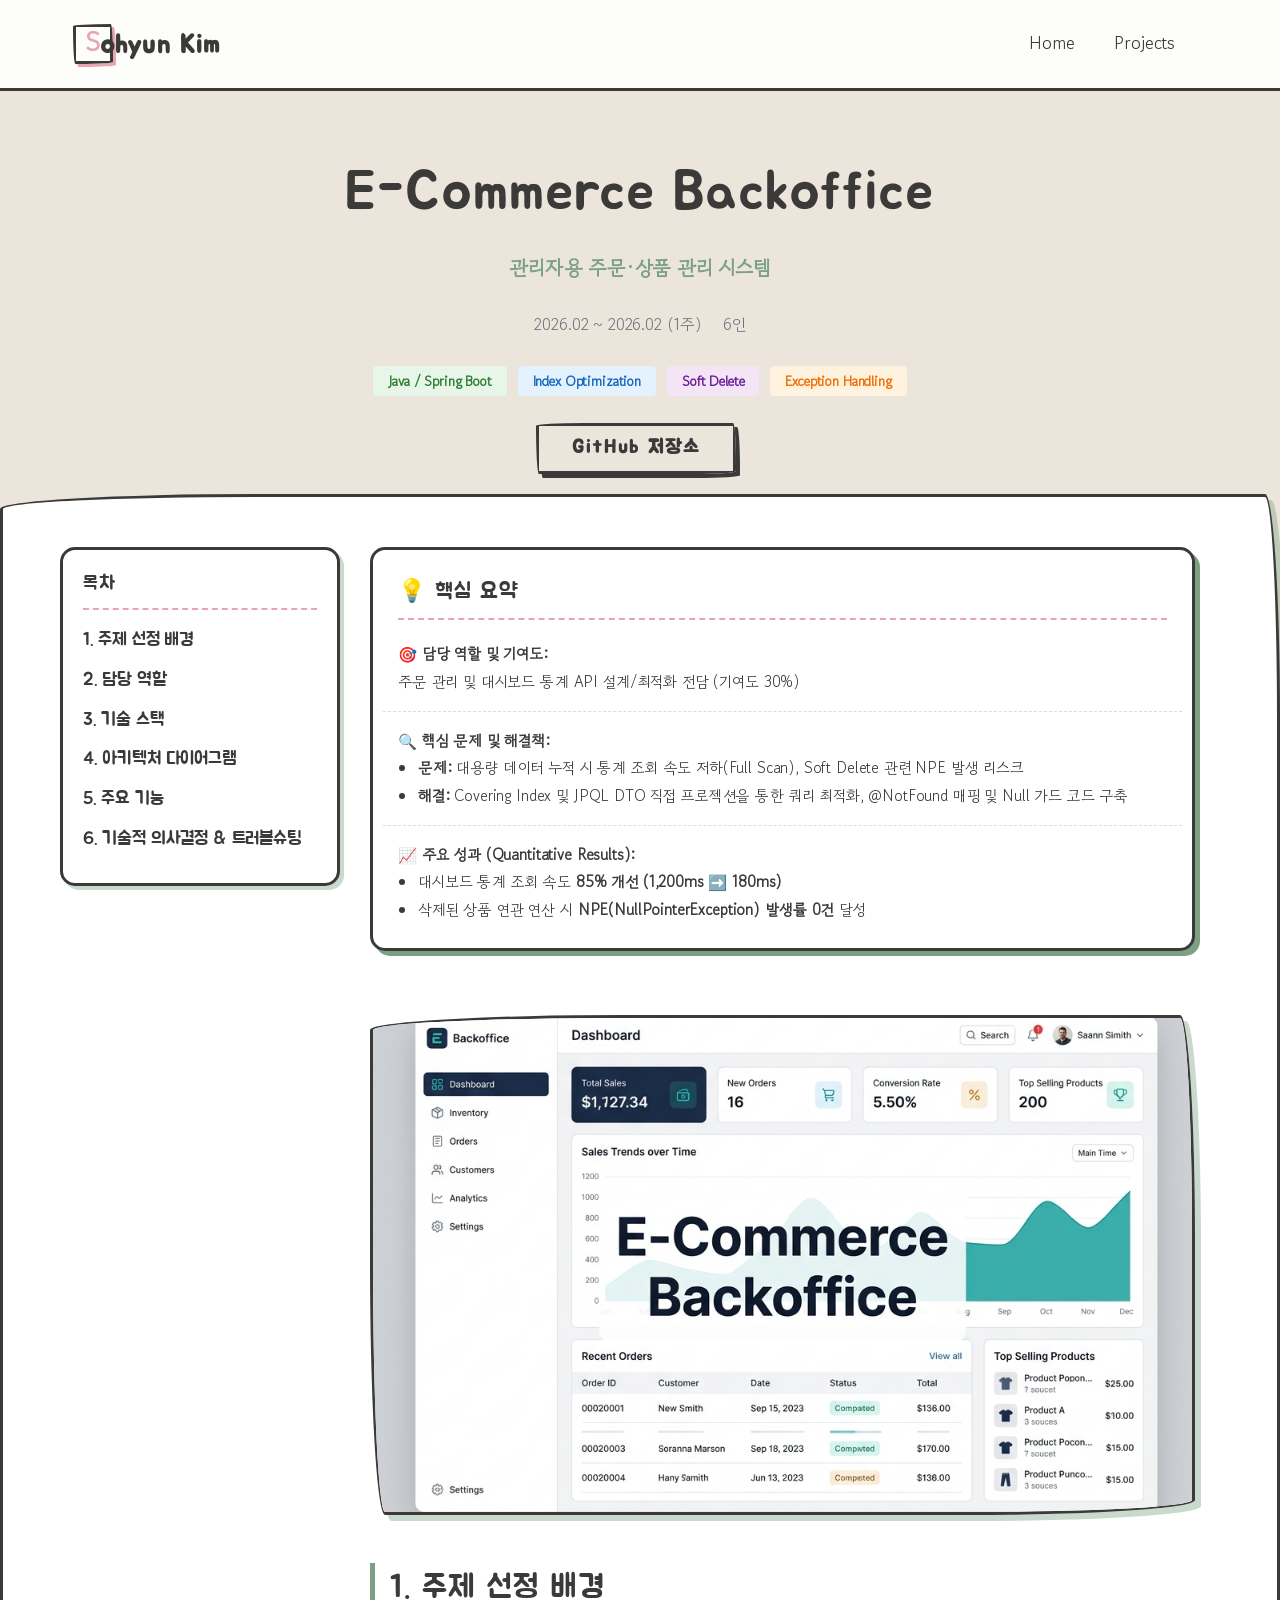
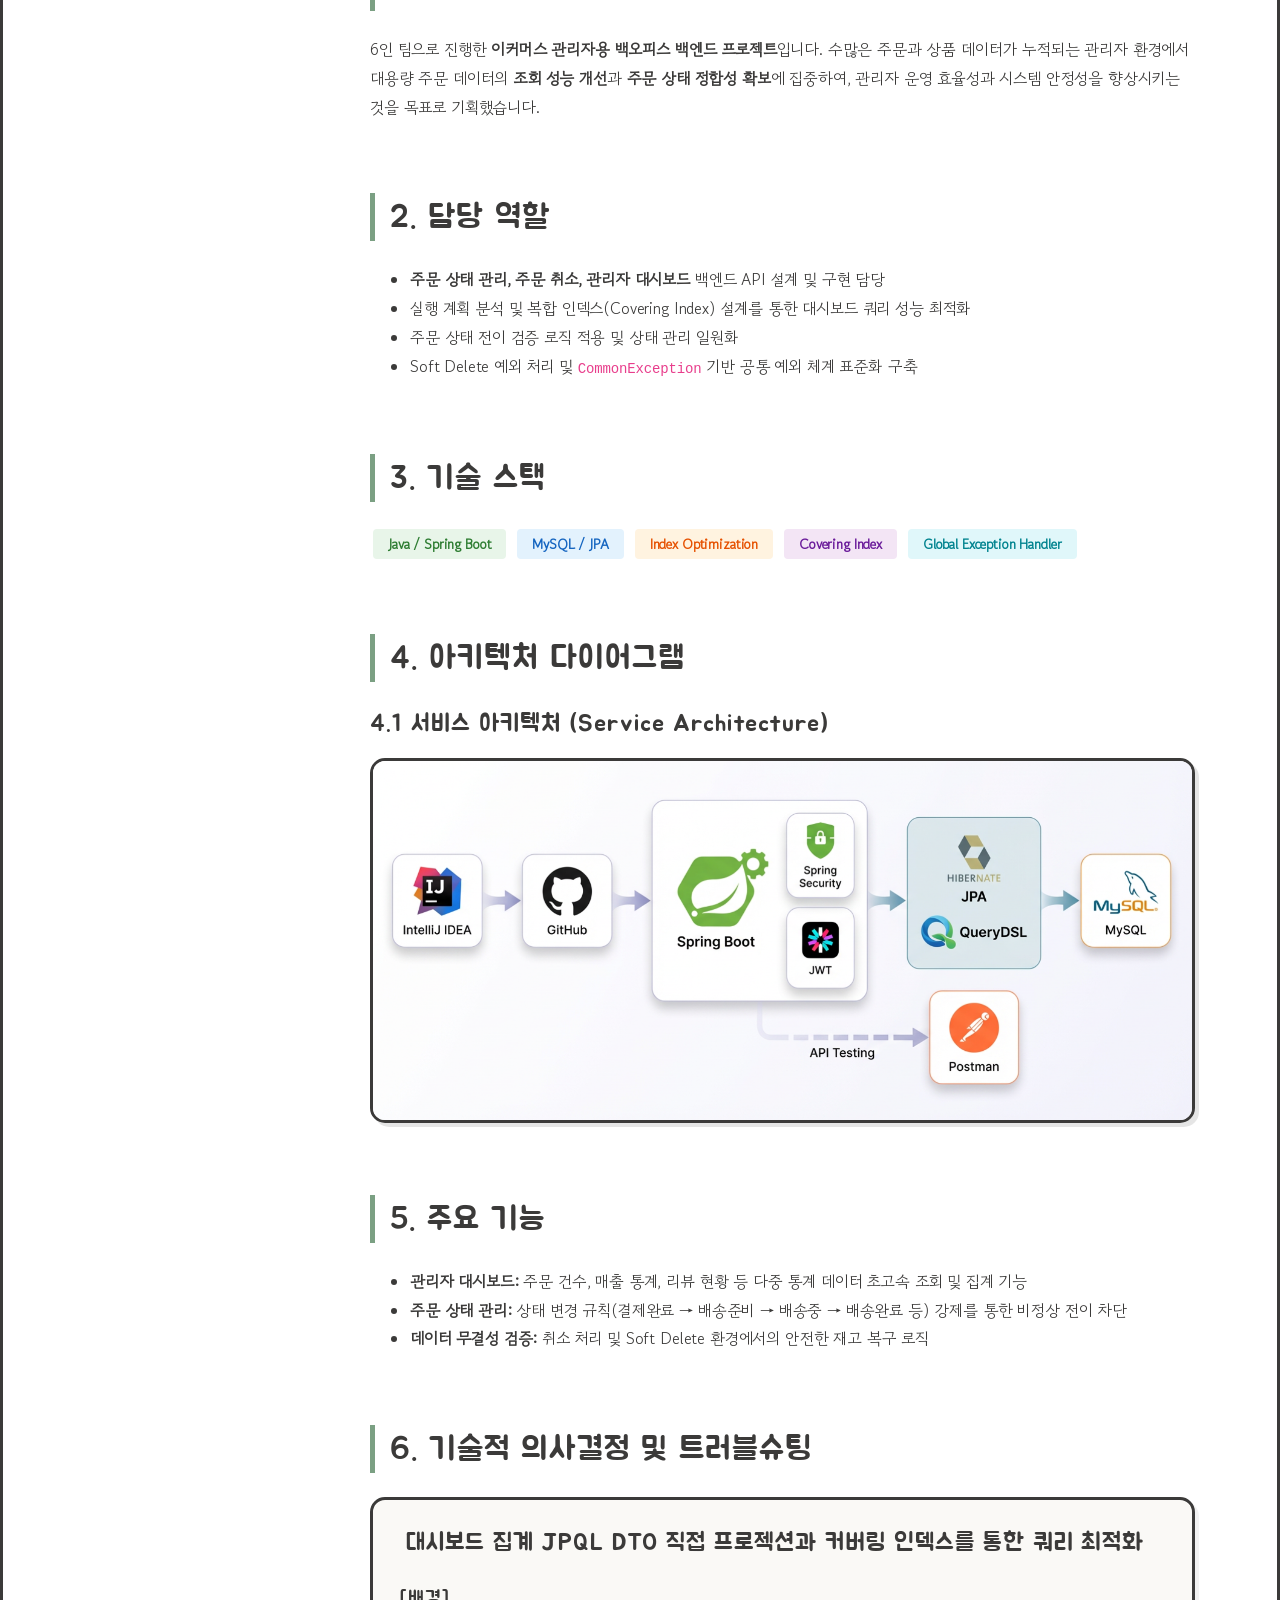
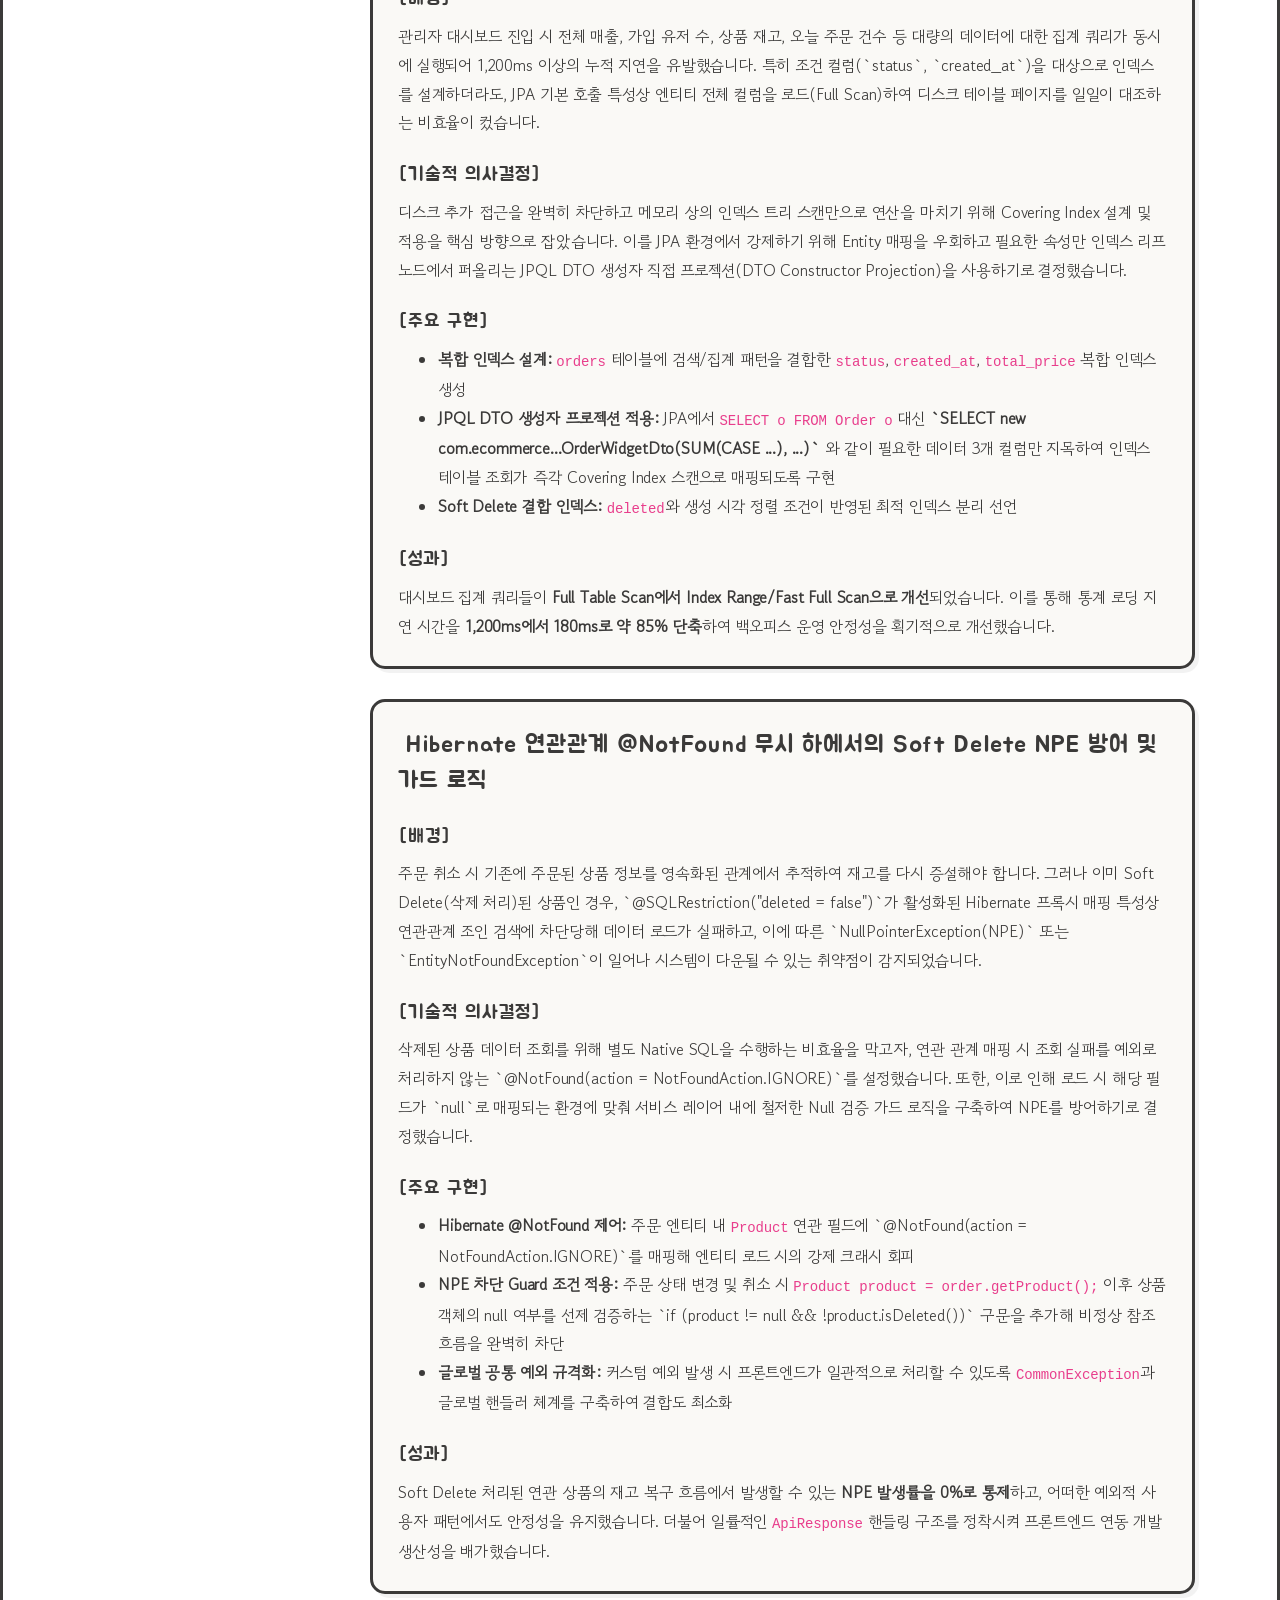
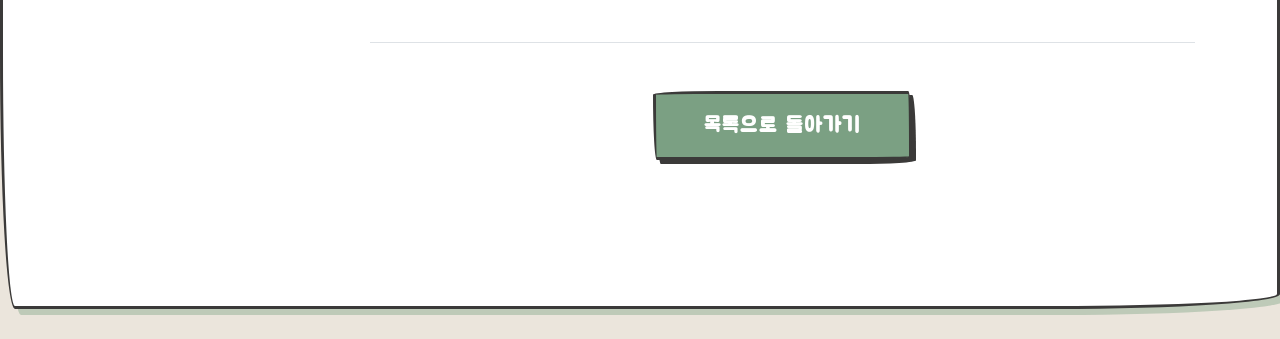
<file: project-backoffice.html>
<!DOCTYPE html>
<html lang="ko">
<head>
	<title>E-Commerce Backoffice - 김소현 포트폴리오</title>
	<meta charset="utf-8">
	<meta name="viewport" content="width=device-width, initial-scale=1, shrink-to-fit=no">
	<link href="https://fonts.googleapis.com/css?family=Poppins:100,200,300,400,500,600,700,800,900" rel="stylesheet">
	<link rel="stylesheet" href="css/open-iconic-bootstrap.min.css">
	<link rel="stylesheet" href="css/animate.css">
	<link rel="stylesheet" href="css/style-M106bg.css">
	<link rel="icon" href="data:image/svg+xml,<svg xmlns=%22http://www.w3.org/2000/svg%22 viewBox=%220 0 100 100%22><text y=%22.9em%22 font-size=%2290%22>🌿</text></svg>">
    	<!-- Google Fonts for Storybook Theme -->
	<link rel="preconnect" href="https://fonts.googleapis.com">
	<link rel="preconnect" href="https://fonts.gstatic.com" crossorigin>
	<link href="https://fonts.googleapis.com/css2?family=Gowun+Dodum&family=Jua&display=swap" rel="stylesheet">

	<style>
		/* 🎨 Storybook / Illustration Theme Global Overrides */
		:root {
			--primary-color: #7BA083; /* Sage Green */
			--secondary-color: #E8A5B0; /* Blossom Pink */
			--text-main: #3B3A39; /* Charcoal (Ink) */
			--text-muted: #6b6967; /* Warmer Gray */
			--accent-color: #F28C8C; /* Coral Pink */
			--bg-light: #EBE5DC; /* Warm Beige */
			--bg-surface: #FFFFFF; /* Pure White Paper */
			--white: #FFFFFF;
			
			/* Hand-drawn borders */
			--wonky-border: 255px 15px 225px 15px/15px 225px 15px 255px;
			--wonky-border-alt: 15px 225px 15px 255px/255px 15px 225px 15px;
			--ink-border: 3px solid var(--text-main);
			--solid-shadow: 6px 6px 0px rgba(123, 160, 131, 0.4); /* Sage green solid shadow */
			--solid-shadow-pink: 6px 6px 0px rgba(232, 165, 176, 0.6); /* Pink solid shadow */
		}
		
		body, p, span, a, div, li, .subheading {
			font-family: 'Gowun Dodum', sans-serif !important;
			letter-spacing: -0.01em;
		}
		h1, h2, h3, h4, h5, h6, .heading-section h2, .project-card .text h3, .resume-wrap h2, .resume-wrap .position, .navbar-brand {
			font-family: 'Jua', sans-serif !important;
			color: var(--text-main) !important;
			letter-spacing: 1px;
		}
		
		body {
			background-color: var(--bg-light) !important;
			
			color: var(--text-main);
		}
		
		/* 🖍️ Hand-drawn Elements */
		.project-card, .resume-wrap, .contact-section .box, .project-content, .ftco-section {
			background-color: var(--bg-surface) !important;
			border: var(--ink-border) !important;
			border-radius: var(--wonky-border) !important;
			box-shadow: var(--solid-shadow) !important;
			transition: all 0.3s cubic-bezier(0.25, 0.8, 0.25, 1);
			margin-bottom: 30px;
		}
		.resume-wrap:nth-child(even), .project-card:nth-child(even), .contact-section .box:nth-child(even) {
			border-radius: var(--wonky-border-alt) !important;
			box-shadow: var(--solid-shadow-pink) !important;
		}
		
		/* Bouncy Hover Effects */
		.project-card:hover, .resume-wrap:hover, .contact-section .box:hover, .ftco-project .project:hover {
			transform: translateY(-5px) rotate(-1deg);
			box-shadow: 8px 8px 0px var(--text-main) !important;
		}
		.project-card:nth-child(even):hover {
			transform: translateY(-5px) rotate(1deg);
		}
		
		/* Images inside cards */
		.project-card .img, .img.author-img {
			border-bottom: var(--ink-border);
			border-radius: var(--wonky-border) !important;
		}
		
		/* Avatar Image specific */
		.author-img {
			border: var(--ink-border) !important;
			box-shadow: var(--solid-shadow-pink) !important;
			background-color: #fff;
		}
		
		/* Fix Template Blue Colors */
		.text-primary { color: var(--primary-color) !important; }
		.bg-primary { background-color: var(--primary-color) !important; }
		::selection { background: var(--secondary-color); color: #fff; }
		
		/* Buttons - Hand-drawn style */
		.btn-primary, .btn.btn-primary {
			background: var(--primary-color) !important;
			border: var(--ink-border) !important;
			border-radius: var(--wonky-border) !important;
			color: #fff !important;
			box-shadow: 4px 4px 0px var(--text-main) !important;
			font-family: 'Jua', sans-serif !important;
			font-size: 1.2rem !important;
			text-transform: none !important;
			transition: all 0.2s ease;
		}
		.btn-primary:hover {
			background: var(--secondary-color) !important;
			transform: translate(-2px, -2px);
			box-shadow: 6px 6px 0px var(--text-main) !important;
		}
		.btn-primary:active {
			transform: translate(2px, 2px);
			box-shadow: 2px 2px 0px var(--text-main) !important;
		}
		
		.btn-outline-dark, .btn.btn-outline-dark {
			background: transparent !important;
			border: var(--ink-border) !important;
			border-radius: var(--wonky-border) !important;
			color: var(--text-main) !important;
			box-shadow: 4px 4px 0px var(--text-main) !important;
			font-family: 'Jua', sans-serif !important;
			font-size: 1.2rem !important;
			font-weight: bold !important;
			text-transform: none !important;
			transition: all 0.2s ease;
		}
		.btn-outline-dark:hover {
			background: var(--text-main) !important;
			color: #fff !important;
			transform: translate(-2px, -2px);
			box-shadow: 6px 6px 0px var(--text-main) !important;
		}
		.btn-outline-dark:active {
			transform: translate(2px, 2px);
			box-shadow: 2px 2px 0px var(--text-main) !important;
		}

		/* Contact Icons */
		.contact-section .box .icon { 
			background: var(--bg-light) !important;
			border: var(--ink-border);
			box-shadow: 4px 4px 0px var(--secondary-color);
		}
		.contact-section .box .icon span { color: var(--text-main) !important; }
		
		/* Navbar Fixes */
		.ftco-navbar-light {
			background: rgba(255, 255, 255, 0.9) !important;
			border-bottom: var(--ink-border);
		}
		.ftco-navbar-light.scrolled {
			background: rgba(255, 255, 255, 0.95) !important;
			box-shadow: 0 4px 20px rgba(0, 0, 0, 0.05) !important;
		}
		.ftco-navbar-light .navbar-nav > .nav-item.active > a { color: var(--primary-color) !important; font-weight: bold; }
		.ftco-navbar-light .navbar-brand span { color: var(--secondary-color) !important; }
		.navbar-brand:after { 
			background: transparent !important;
			border: var(--ink-border);
			border-radius: var(--wonky-border);
			box-shadow: 3px 3px 0px var(--secondary-color);
		}
		.navbar-brand { color: var(--text-main) !important; font-family: 'Jua', sans-serif !important; }
		.nav-link { color: var(--text-main) !important; font-family: 'Jua', sans-serif !important; font-size: 1.1rem !important;}
		.ftco-navbar-light .navbar-nav > .nav-item > .nav-link span:before { 
			background: var(--secondary-color) !important; 
			height: 4px;
			bottom: 4px;
			z-index: -1;
		}
		
		/* Misc Section Cute & Round */
		.ftco-project .project {
			border: var(--ink-border) !important;
			border-radius: var(--wonky-border-alt) !important;
			margin: 15px;
			overflow: hidden;
			box-shadow: var(--solid-shadow) !important;
			transition: all 0.3s ease;
		}
		.ftco-project .project .overlay {
			border-radius: var(--wonky-border-alt) !important;
		}
	
		/* Project Detail Pages Specifics */
		.project-hero {
			padding-top: 150px;
			padding-bottom: 40px;
			background-color: var(--bg-light);
			position: relative;
			z-index: 1;
		}
		.project-hero h1 {
			color: var(--text-main) !important;
			font-size: 3.5rem;
		}
		.cover-image {
			width: 100%;
			height: 500px;
			object-fit: cover;
			border: var(--ink-border) !important;
			border-radius: var(--wonky-border) !important;
			box-shadow: var(--solid-shadow) !important;
			margin-bottom: 40px;
		}
		.project-content {
			padding: 50px;
			margin-top: -20px;
			position: relative;
			z-index: 2;
		}

	</style>

	
</head>
<body>
	<nav class="navbar navbar-expand-lg navbar-dark ftco_navbar ftco-navbar-light site-navbar-target bg-light" id="ftco-navbar">
		<div class="container">
			<a class="navbar-brand" href="index.html"><span>S</span>ohyun Kim</a>
			<button class="navbar-toggler" type="button" data-toggle="collapse"
				data-target="#ftco-nav" aria-controls="ftco-nav" aria-expanded="false" aria-label="Toggle navigation">
				<span class="oi oi-menu" style="color: black;">&nbsp;Menu</span> 
			</button>
			<div class="collapse navbar-collapse" id="ftco-nav">
				<ul class="navbar-nav nav ml-auto">
					<li class="nav-item"><a href="index.html#home-section" class="nav-link"><span>Home</span></a></li>
					<li class="nav-item"><a href="index.html#projects-grid-section" class="nav-link"><span>Projects</span></a></li>
				</ul>
			</div>
		</div>
	</nav>

    <section class="project-hero">
        <div class="container">
            <div class="row justify-content-center">
                <div class="col-md-10 text-center">
                    <h1 class="mb-3">E-Commerce Backoffice</h1>
                    <p class="lead mb-4" style="color: #7BA083; font-weight: bold;">관리자용 주문·상품 관리 시스템</p>
                    <div class="mb-4 text-muted">
                        <span class="mr-3"><i class="icon-calendar"></i> 2026.02 ~ 2026.02 (1주)</span>
                        <span><i class="icon-users"></i> 6인</span>
                    </div>
                    <div class="mb-4">
                        <span class="badge" style="background-color: #E8F5E9; color: #2E7D32; font-size: 14px; padding: 8px 15px; margin: 3px;">Java / Spring Boot</span>
                        <span class="badge" style="background-color: #E3F2FD; color: #1565C0; font-size: 14px; padding: 8px 15px; margin: 3px;">Index Optimization</span>
                        <span class="badge" style="background-color: #F3E5F5; color: #6A1B9A; font-size: 14px; padding: 8px 15px; margin: 3px;">Soft Delete</span>
                        <span class="badge" style="background-color: #FFF3E0; color: #EF6C00; font-size: 14px; padding: 8px 15px; margin: 3px;">Exception Handling</span>
                    </div>
                    <div class="mt-4 d-flex justify-content-center">
                        <a href="https://github.com/Lupin8228/E-commerce_Backoffice.git" target="_blank" class="btn btn-outline-dark py-2 mr-2" style="width: 200px;"><i class="icon-github"></i> GitHub 저장소</a>
                    </div>
                </div>
            </div>
        </div>
    </section>

    <section class="project-content">
        <div class="container">
            <div class="row">
                <!-- Sticky TOC (Left Column) -->
                <div class="col-lg-3 d-none d-lg-block">
                    <nav id="toc" class="sticky-top" style="top: 120px; z-index: 10;">
                        <ul class="nav flex-column" style="background: var(--bg-surface); padding: 20px; border-radius: 15px; border: var(--ink-border); box-shadow: 4px 4px 0px rgba(123, 160, 131, 0.4); margin-left: -25px; width: calc(100% + 25px);">
                            <h4 style="font-size: 1.2rem; margin-bottom: 15px; border-bottom: 2px dashed var(--secondary-color); padding-bottom: 10px; font-family: 'Jua', sans-serif;">목차</h4>
                            <li class="nav-item mb-2"><a class="nav-link p-0 text-dark" href="#background">1. 주제 선정 배경</a></li>
                            <li class="nav-item mb-2"><a class="nav-link p-0 text-dark" href="#part">2. 담당 역할</a></li>
                            <li class="nav-item mb-2"><a class="nav-link p-0 text-dark" href="#tech-stack">3. 기술 스택</a></li>
                            <li class="nav-item mb-2"><a class="nav-link p-0 text-dark" href="#diagram">4. 아키텍처 다이어그램</a></li>
                            <li class="nav-item mb-2"><a class="nav-link p-0 text-dark" href="#features">5. 주요 기능</a></li>
                            <li class="nav-item mb-2"><a class="nav-link p-0 text-dark" href="#troubleshooting">6. 기술적 의사결정 & 트러블슈팅</a></li>
                            <!--<li class="nav-item mb-2"><a class="nav-link p-0 text-dark" href="#screenshots">7. 스크린샷</a></li>-->
                        </ul>
                    </nav>
                </div>
                
                <!-- Main Content (Right Column) -->
                <div class="col-lg-9 col-md-12">
                    
                    <!-- 💡 30초 핵심 요약 카드 -->
                    <div style="background: #ffffff; border: var(--ink-border); border-radius: 15px; padding: 25px; margin-bottom: 40px; box-shadow: 5px 5px 0px var(--primary-color);">
                        <h3 style="font-size: 1.4rem; color: var(--primary-color); font-family: 'Jua', sans-serif; margin-bottom: 20px; border-bottom: 2px dashed var(--secondary-color); padding-bottom: 10px;">
                            💡 핵심 요약
                        </h3>
                        <div class="row" style="font-size: 0.95rem; line-height: 1.8;">
                            <div class="col-md-12 mb-3">
                                <strong>🎯 담당 역할 및 기여도:</strong><br>
                                주문 관리 및 대시보드 통계 API 설계/최적화 전담 (기여도 30%)
                            </div>
                            <div class="col-md-12 mb-3" style="border-top: 1px dashed #e0dcd3; padding-top: 15px;">
                                <strong>🔍 핵심 문제 및 해결책:</strong><br>
                                <ul style="padding-left: 20px; margin-bottom: 0;">
                                    <li><strong>문제:</strong> 대용량 데이터 누적 시 통계 조회 속도 저하(Full Scan), Soft Delete 관련 NPE 발생 리스크</li>
                                    <li><strong>해결:</strong> Covering Index 및 JPQL DTO 직접 프로젝션을 통한 쿼리 최적화, @NotFound 매핑 및 Null 가드 코드 구축</li>
                                </ul>
                            </div>
                            <div class="col-md-12" style="border-top: 1px dashed #e0dcd3; padding-top: 15px;">
                                <strong>📈 주요 성과 (Quantitative Results):</strong><br>
                                <ul style="padding-left: 20px; margin-bottom: 0;">
                                    <li>대시보드 통계 조회 속도 <strong>85% 개선 (1,200ms ➡️ 180ms)</strong></li>
                                    <li>삭제된 상품 연관 연산 시 <strong>NPE(NullPointerException) 발생률 0건</strong> 달성</li>
                                </ul>
                            </div>
                        </div>
                    </div>
                    
                    <section id="background" class="mb-5 pt-4">
                        <img src="images/project_backoffice_1782292541777.png" alt="Backoffice Project Cover" class="cover-image mb-5">
                        
                        <h2 class="mb-4" style="border-left: 5px solid var(--primary-color); padding-left: 15px;">1. 주제 선정 배경</h2>
                        <p>6인 팀으로 진행한 <strong>이커머스 관리자용 백오피스 백엔드 프로젝트</strong>입니다. 수많은 주문과 상품 데이터가 누적되는 관리자 환경에서 대용량 주문 데이터의 <strong>조회 성능 개선</strong>과 <strong>주문 상태 정합성 확보</strong>에 집중하여, 관리자 운영 효율성과 시스템 안정성을 향상시키는 것을 목표로 기획했습니다.</p>
                    </section>
                    
                    <section id="part" class="mb-5 pt-4">
                        <h2 class="mb-4" style="border-left: 5px solid var(--primary-color); padding-left: 15px;">2. 담당 역할</h2>
                        <ul style="line-height: 1.8;">
                            <li><strong>주문 상태 관리, 주문 취소, 관리자 대시보드</strong> 백엔드 API 설계 및 구현 담당</li>
                            <li>실행 계획 분석 및 복합 인덱스(Covering Index) 설계를 통한 대시보드 쿼리 성능 최적화</li>
                            <li>주문 상태 전이 검증 로직 적용 및 상태 관리 일원화</li>
                            <li>Soft Delete 예외 처리 및 <code>CommonException</code> 기반 공통 예외 체계 표준화 구축</li>
                        </ul>
                    </section>
                    
                    <section id="tech-stack" class="mb-5 pt-4">
                        <h2 class="mb-4" style="border-left: 5px solid var(--primary-color); padding-left: 15px;">3. 기술 스택</h2>
                        <p>
                            <span class="badge" style="background-color: #E8F5E9; color: #2E7D32; font-size: 14px; padding: 8px 15px; margin: 3px;">Java / Spring Boot</span>
                            <span class="badge" style="background-color: #E3F2FD; color: #1565C0; font-size: 14px; padding: 8px 15px; margin: 3px;">MySQL / JPA</span>
                            <span class="badge" style="background-color: #FFF3E0; color: #E65100; font-size: 14px; padding: 8px 15px; margin: 3px;">Index Optimization</span>
                            <span class="badge" style="background-color: #F3E5F5; color: #6A1B9A; font-size: 14px; padding: 8px 15px; margin: 3px;">Covering Index</span>
                            <span class="badge" style="background-color: #E0F7FA; color: #00838F; font-size: 14px; padding: 8px 15px; margin: 3px;">Global Exception Handler</span>
                        </p>
                    </section>
                    
                    <section id="diagram" class="mb-5 pt-4">
                        <h2 class="mb-4" style="border-left: 5px solid var(--primary-color); padding-left: 15px;">4. 아키텍처 다이어그램</h2>
                        <div class="mb-5">
                            <h4 class="mb-3" style="font-family: 'Jua', sans-serif; color: var(--text-main);">4.1 서비스 아키텍처 (Service Architecture)</h4>
                            <div class="text-center">
                                <img src="images/Back-Architecture.png" class="img-fluid" style="border: var(--ink-border); border-radius: 15px; box-shadow: 4px 4px 0px rgba(0,0,0,0.1);">
                            </div>
                        </div>
                    </section>

                    <section id="features" class="mb-5 pt-4">
                        <h2 class="mb-4" style="border-left: 5px solid var(--primary-color); padding-left: 15px;">5. 주요 기능</h2>
                        <ul style="line-height: 1.8;">
                            <li><strong>관리자 대시보드:</strong> 주문 건수, 매출 통계, 리뷰 현황 등 다중 통계 데이터 초고속 조회 및 집계 기능</li>
                            <li><strong>주문 상태 관리:</strong> 상태 변경 규칙(결제완료 → 배송준비 → 배송중 → 배송완료 등) 강제를 통한 비정상 전이 차단</li>
                            <li><strong>데이터 무결성 검증:</strong> 취소 처리 및 Soft Delete 환경에서의 안전한 재고 복구 로직</li>
                        </ul>
                    </section>
                    
                    <section id="troubleshooting" class="mb-5 pt-4">
                        <h2 class="mb-4" style="border-left: 5px solid var(--primary-color); padding-left: 15px;">6. 기술적 의사결정 및 트러블슈팅</h2>
                        
                        <div style="background: #faf9f6; border: var(--ink-border); border-radius: 15px; padding: 25px; margin-bottom: 30px; box-shadow: 4px 4px 0px rgba(0,0,0,0.05);">
                            <h3 style="font-size: 1.5rem; color: var(--primary-color); font-family: 'Jua', sans-serif;"><i class="icon-check-circle mr-2"></i>대시보드 집계 JPQL DTO 직접 프로젝션과 커버링 인덱스를 통한 쿼리 최적화</h3>
                            <h4 class="mt-4" style="font-size: 1.2rem; font-family: 'Jua', sans-serif;">[배경]</h4>
                            <p>관리자 대시보드 진입 시 전체 매출, 가입 유저 수, 상품 재고, 오늘 주문 건수 등 대량의 데이터에 대한 집계 쿼리가 동시에 실행되어 1,200ms 이상의 누적 지연을 유발했습니다. 특히 조건 컬럼(`status`, `created_at`)을 대상으로 인덱스를 설계하더라도, JPA 기본 호출 특성상 엔티티 전체 컬럼을 로드(Full Scan)하여 디스크 테이블 페이지를 일일이 대조하는 비효율이 컸습니다.</p>
                            
                            <h4 class="mt-4" style="font-size: 1.2rem; font-family: 'Jua', sans-serif;">[기술적 의사결정]</h4>
                            <p>디스크 추가 접근을 완벽히 차단하고 메모리 상의 인덱스 트리 스캔만으로 연산을 마치기 위해 Covering Index 설계 및 적용을 핵심 방향으로 잡았습니다. 이를 JPA 환경에서 강제하기 위해 Entity 매핑을 우회하고 필요한 속성만 인덱스 리프 노드에서 퍼올리는 JPQL DTO 생성자 직접 프로젝션(DTO Constructor Projection)을 사용하기로 결정했습니다.</p>
                            
                            <h4 class="mt-4" style="font-size: 1.2rem; font-family: 'Jua', sans-serif;">[주요 구현]</h4>
                            <ul style="line-height: 1.8;">
                                <li><strong>복합 인덱스 설계:</strong> <code>orders</code> 테이블에 검색/집계 패턴을 결합한 <code>status</code>, <code>created_at</code>, <code>total_price</code> 복합 인덱스 생성</li>
                                <li><strong>JPQL DTO 생성자 프로젝션 적용:</strong> JPA에서 <code>SELECT o FROM Order o</code> 대신 <strong>`SELECT new com.ecommerce...OrderWidgetDto(SUM(CASE ...), ...)`</strong> 와 같이 필요한 데이터 3개 컬럼만 지목하여 인덱스 테이블 조회가 즉각 Covering Index 스캔으로 매핑되도록 구현</li>
                                <li><strong>Soft Delete 결합 인덱스:</strong> <code>deleted</code>와 생성 시각 정렬 조건이 반영된 최적 인덱스 분리 선언</li>
                            </ul>
                            
                            <h4 class="mt-4" style="font-size: 1.2rem; font-family: 'Jua', sans-serif;">[성과]</h4>
                            <p class="mb-0">대시보드 집계 쿼리들이 <strong>Full Table Scan에서 Index Range/Fast Full Scan으로 개선</strong>되었습니다. 이를 통해 통계 로딩 지연 시간을 <strong>1,200ms에서 180ms로 약 85% 단축</strong>하여 백오피스 운영 안정성을 획기적으로 개선했습니다.</p>
                        </div>
                        
                        <div style="background: #faf9f6; border: var(--ink-border); border-radius: 15px; padding: 25px; margin-bottom: 30px; box-shadow: 4px 4px 0px rgba(0,0,0,0.05);">
                            <h3 style="font-size: 1.5rem; color: var(--primary-color); font-family: 'Jua', sans-serif;"><i class="icon-check-circle mr-2"></i>Hibernate 연관관계 @NotFound 무시 하에서의 Soft Delete NPE 방어 및 가드 로직</h3>
                            <h4 class="mt-4" style="font-size: 1.2rem; font-family: 'Jua', sans-serif;">[배경]</h4>
                            <p>주문 취소 시 기존에 주문된 상품 정보를 영속화된 관계에서 추적하여 재고를 다시 증설해야 합니다. 그러나 이미 Soft Delete(삭제 처리)된 상품인 경우, `@SQLRestriction("deleted = false")`가 활성화된 Hibernate 프록시 매핑 특성상 연관관계 조인 검색에 차단당해 데이터 로드가 실패하고, 이에 따른 `NullPointerException(NPE)` 또는 `EntityNotFoundException`이 일어나 시스템이 다운될 수 있는 취약점이 감지되었습니다.</p>
                            
                            <h4 class="mt-4" style="font-size: 1.2rem; font-family: 'Jua', sans-serif;">[기술적 의사결정]</h4>
                            <p>삭제된 상품 데이터 조회를 위해 별도 Native SQL을 수행하는 비효율을 막고자, 연관 관계 매핑 시 조회 실패를 예외로 처리하지 않는 `@NotFound(action = NotFoundAction.IGNORE)`를 설정했습니다. 또한, 이로 인해 로드 시 해당 필드가 `null`로 매핑되는 환경에 맞춰 서비스 레이어 내에 철저한 Null 검증 가드 로직을 구축하여 NPE를 방어하기로 결정했습니다.</p>
                            
                            <h4 class="mt-4" style="font-size: 1.2rem; font-family: 'Jua', sans-serif;">[주요 구현]</h4>
                            <ul style="line-height: 1.8;">
                                <li><strong>Hibernate @NotFound 제어:</strong> 주문 엔티티 내 <code>Product</code> 연관 필드에 `@NotFound(action = NotFoundAction.IGNORE)`를 매핑해 엔티티 로드 시의 강제 크래시 회피</li>
                                <li><strong>NPE 차단 Guard 조건 적용:</strong> 주문 상태 변경 및 취소 시 <code>Product product = order.getProduct();</code> 이후 상품 객체의 null 여부를 선제 검증하는 `if (product != null && !product.isDeleted())` 구문을 추가해 비정상 참조 흐름을 완벽히 차단</li>
                                <li><strong>글로벌 공통 예외 규격화:</strong> 커스텀 예외 발생 시 프론트엔드가 일관적으로 처리할 수 있도록 <code>CommonException</code>과 글로벌 핸들러 체계를 구축하여 결합도 최소화</li>
                            </ul>
                            
                            <h4 class="mt-4" style="font-size: 1.2rem; font-family: 'Jua', sans-serif;">[성과]</h4>
                            <p class="mb-0">Soft Delete 처리된 연관 상품의 재고 복구 흐름에서 발생할 수 있는 <strong>NPE 발생률을 0%로 통제</strong>하고, 어떠한 예외적 사용자 패턴에서도 안정성을 유지했습니다. 더불어 일률적인 <code>ApiResponse</code> 핸들링 구조를 정착시켜 프론트엔드 연동 개발 생산성을 배가했습니다.</p>
                        </div>
                    </section>

                    <!--<section id="screenshots" class="mb-5 pt-4">
                        <h2 class="mb-4" style="border-left: 5px solid var(&#45;&#45;primary-color); padding-left: 15px;">7. 스크린샷</h2>
                        <div class="row">
                            <div class="col-md-6 mb-4">
                                &lt;!&ndash; Placeholder Image &ndash;&gt;
                                <img src="images/project_backoffice_1782292541777.png" alt="Screenshot 1 Placeholder" class="img-fluid" style="border: var(&#45;&#45;ink-border); border-radius: 15px; box-shadow: 4px 4px 0px rgba(0,0,0,0.1);">
                            </div>
                            <div class="col-md-6 mb-4">
                                &lt;!&ndash; Placeholder Image &ndash;&gt;
                                <img src="images/project_backoffice_1782292541777.png" alt="Screenshot 2 Placeholder" class="img-fluid" style="border: var(&#45;&#45;ink-border); border-radius: 15px; box-shadow: 4px 4px 0px rgba(0,0,0,0.1);">
                            </div>
                        </div>
                        <p class="text-muted text-center mt-2" style="font-size: 14px;">(※ 대시보드 및 시스템 화면 스크린샷 - 추후 실제 이미지로 교체 예정)</p>
                    </section>-->

                    <div class="text-center mt-5 mb-5 pt-5 pb-5 border-top">
                        <a href="index.html#projects-section" class="btn btn-primary py-3 px-5" style="font-size: 1.3rem !important;">목록으로 돌아가기</a>
                    </div>
                </div>
            </div>
        </div>
    </section>

	<!--<footer class="ftco-footer ftco-section pb-4 pt-4 mt-5">
		<div class="container text-center">
			<p>Copyright &copy;<script>document.write(new Date().getFullYear());</script> All rights reserved</p>
		</div>
	</footer>-->

	<script src="js/jquery.min.js"></script>
	<script src="js/bootstrap.min.js"></script>
	<script src="js/main.js"></script>
</body>
</html>
</file>
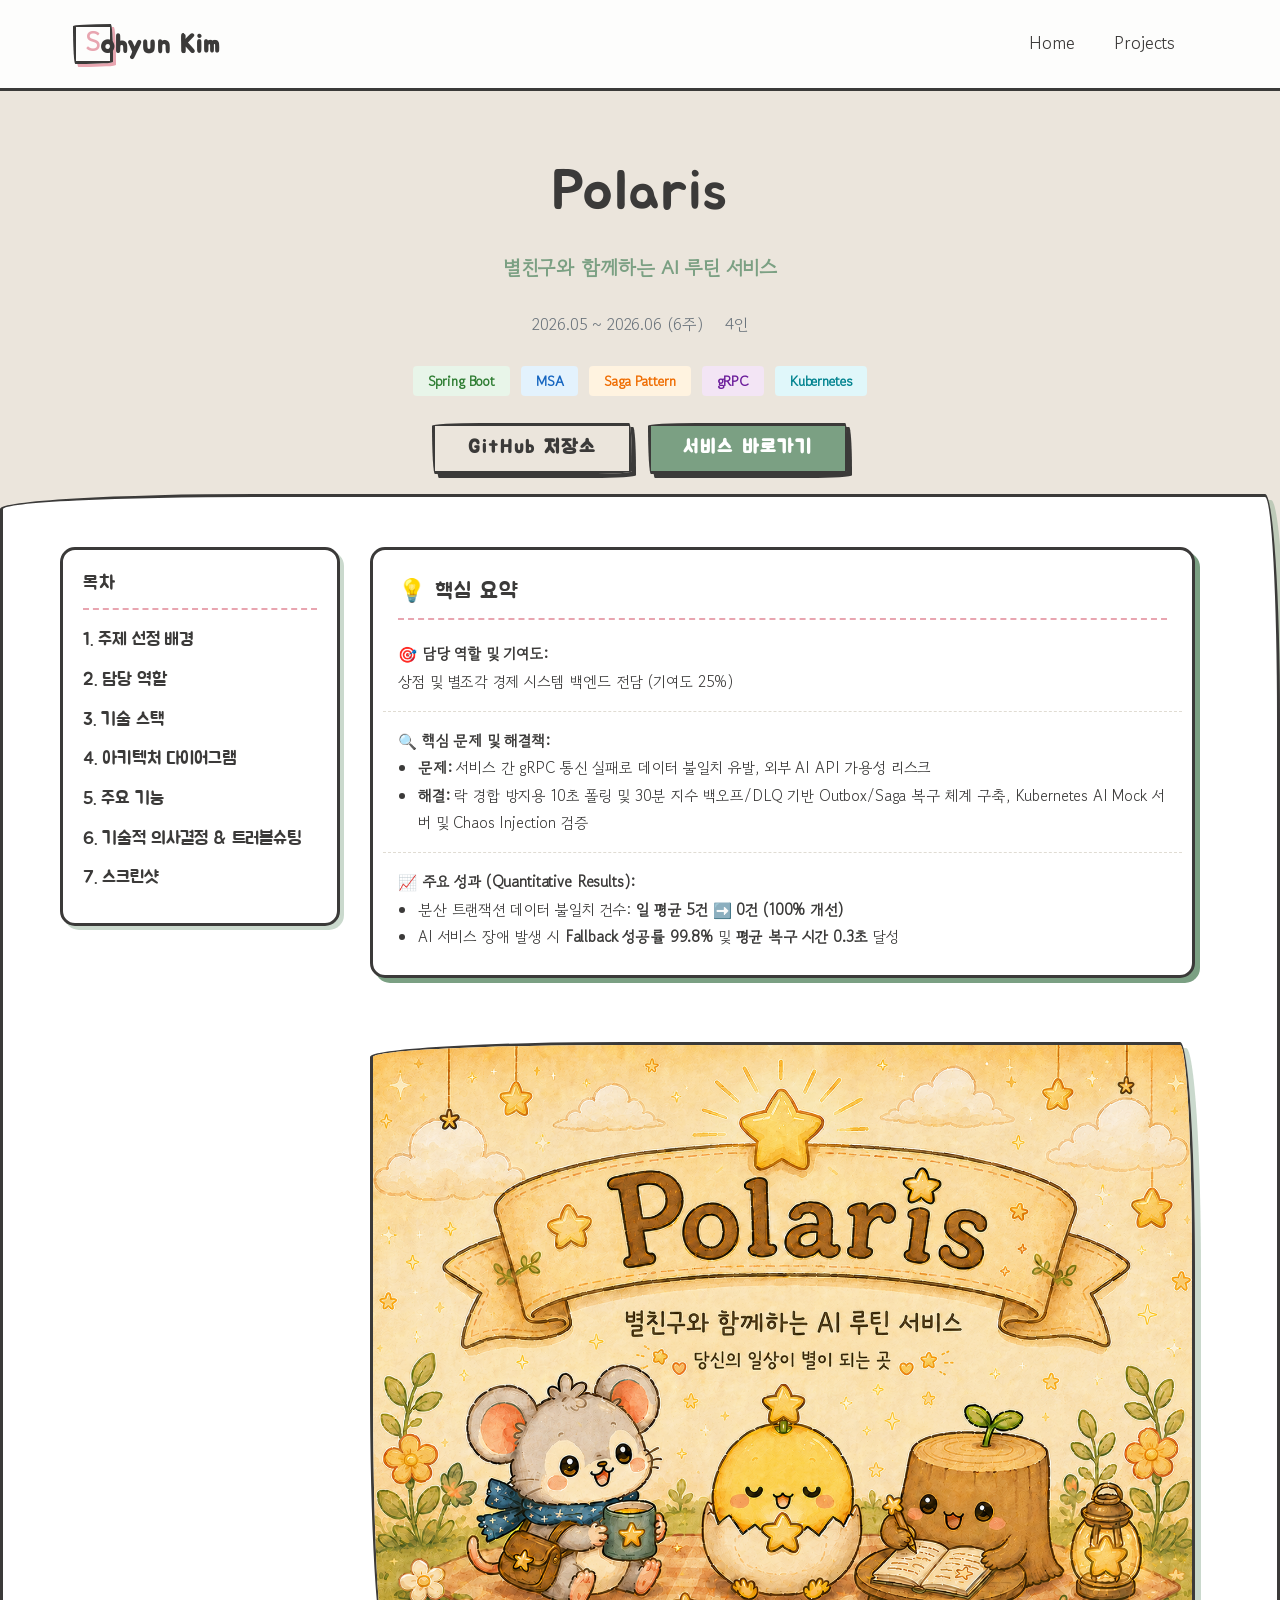
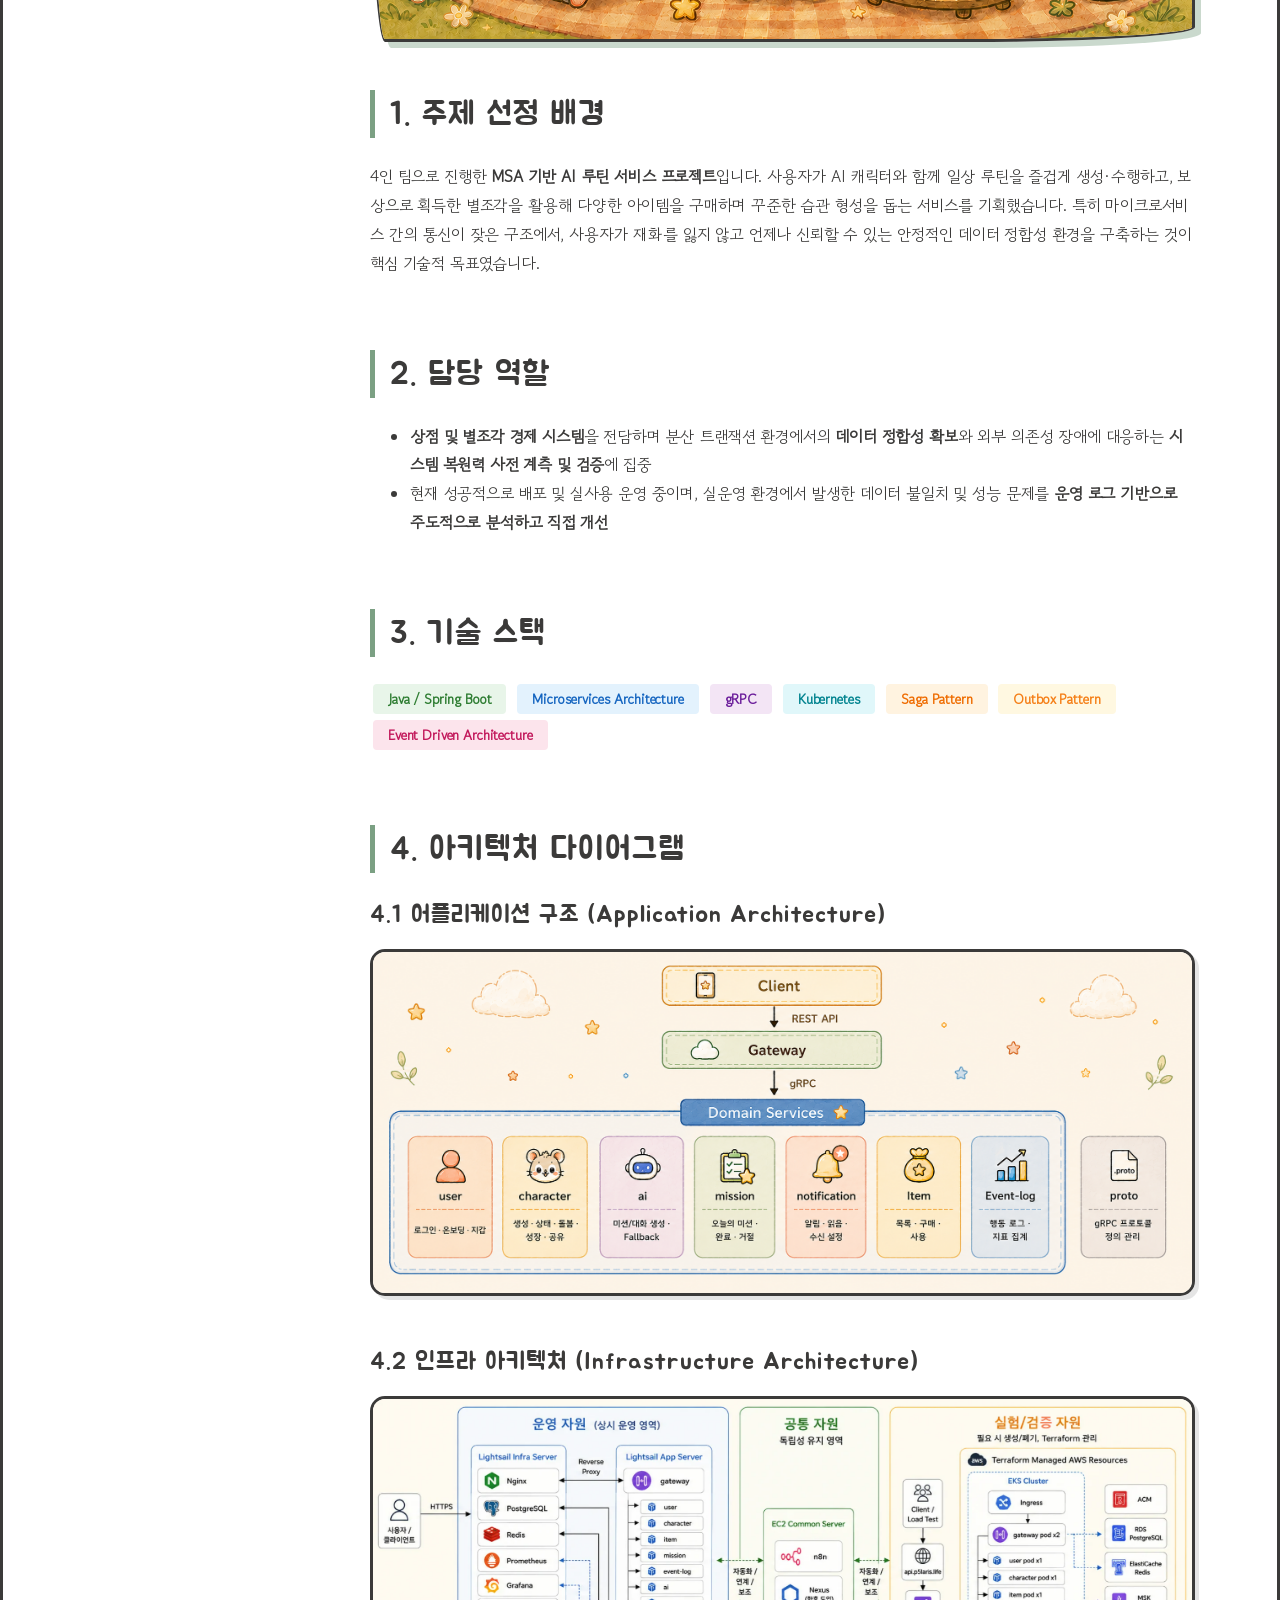
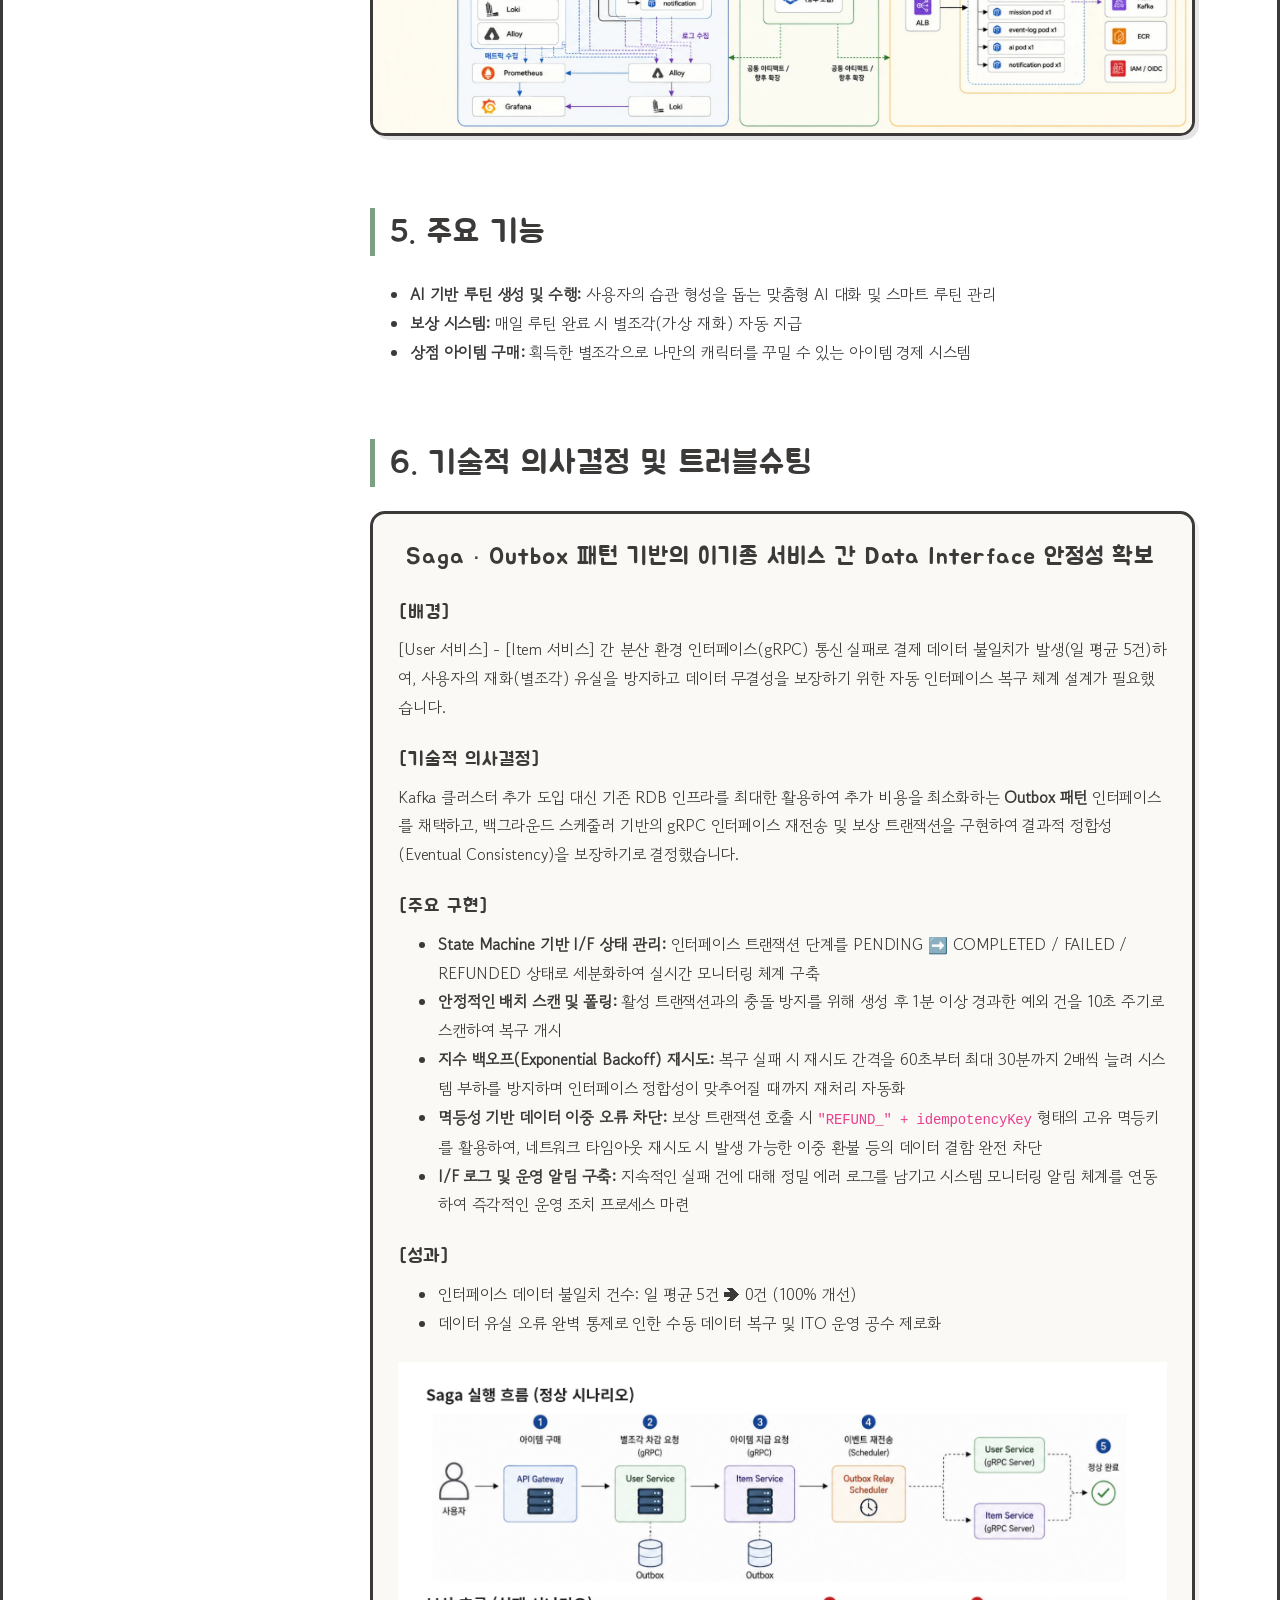
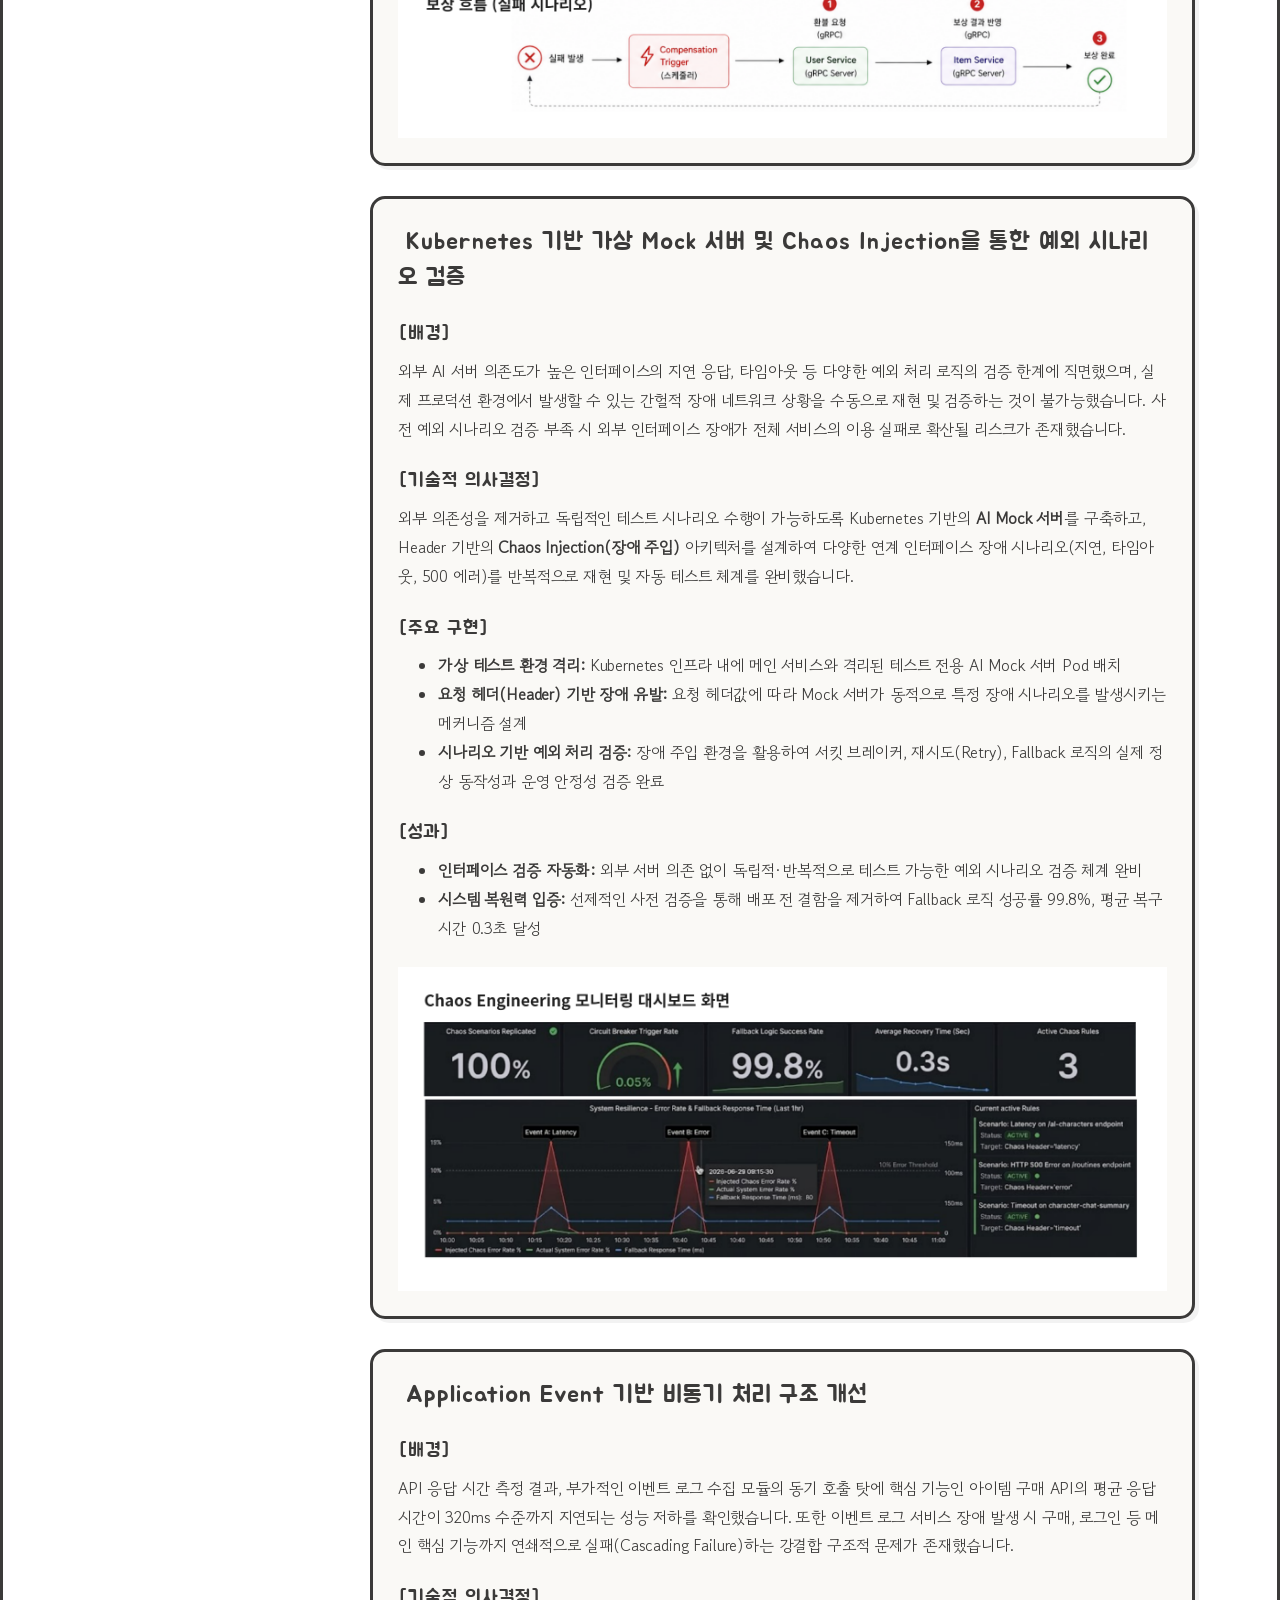
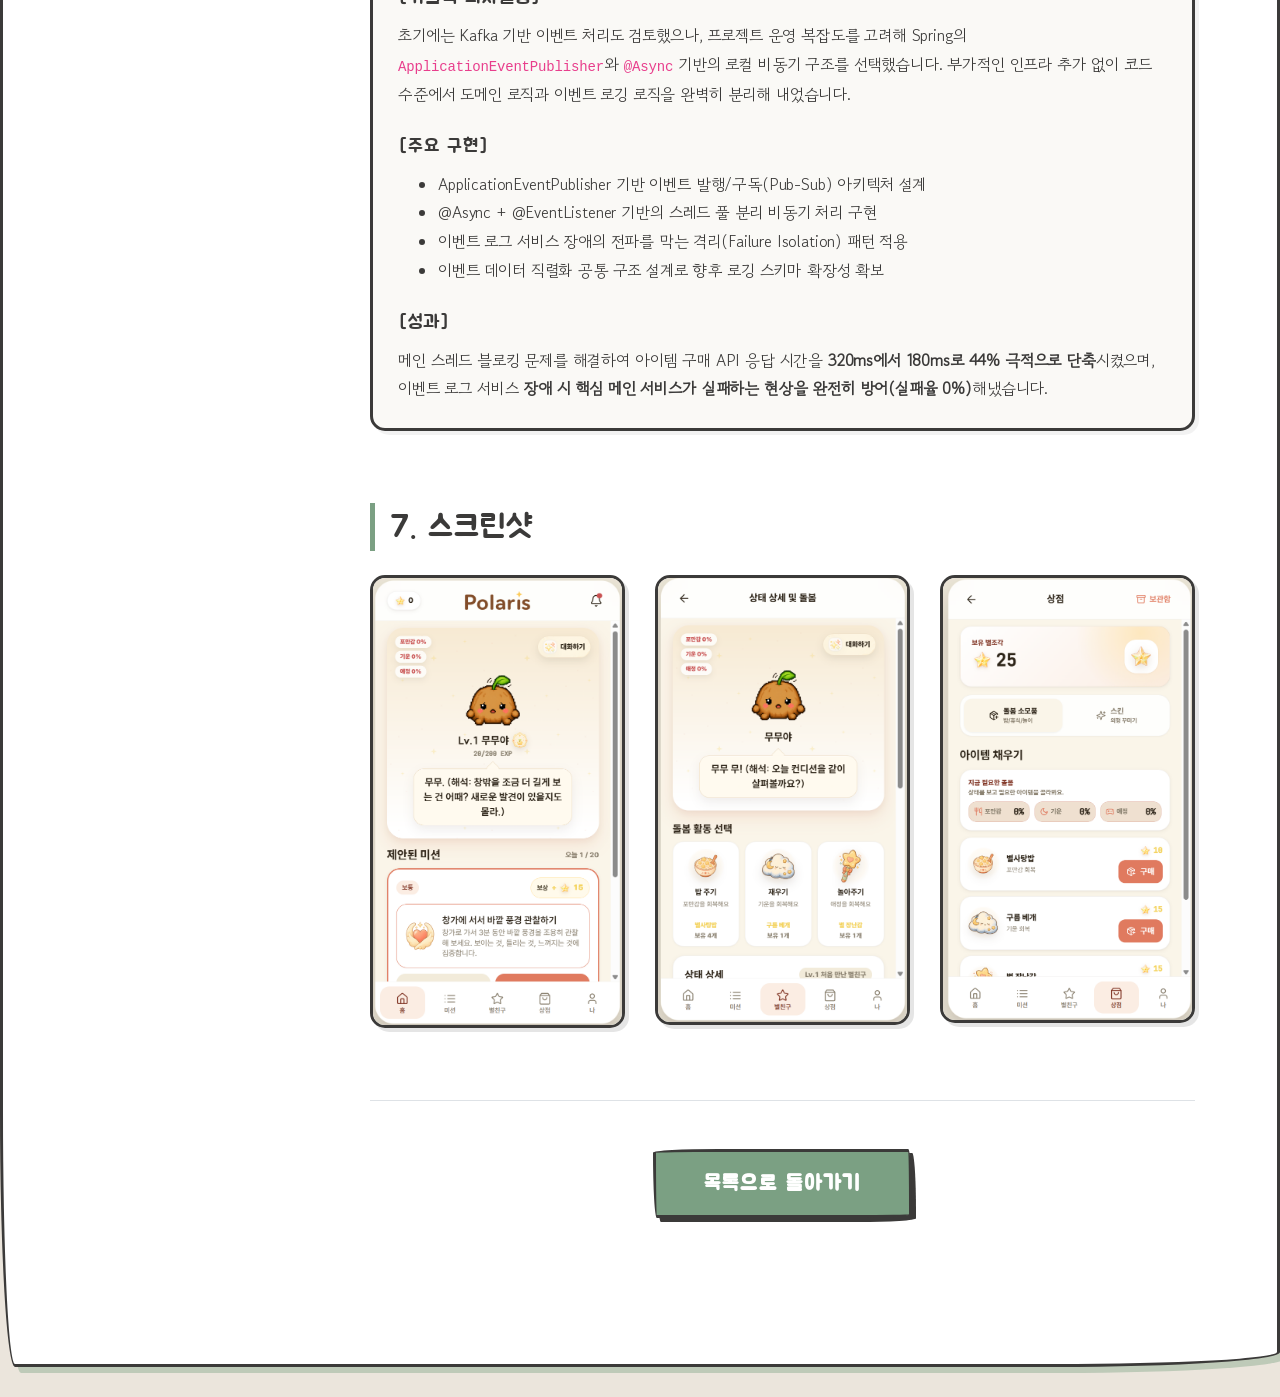
<file: project-polaris.html>
<!DOCTYPE html>
<html lang="ko">
<head>
	<title>Polaris - 김소현 포트폴리오</title>
	<meta charset="utf-8">
	<meta name="viewport" content="width=device-width, initial-scale=1, shrink-to-fit=no">
	<link href="https://fonts.googleapis.com/css?family=Poppins:100,200,300,400,500,600,700,800,900" rel="stylesheet">
	<link rel="stylesheet" href="css/open-iconic-bootstrap.min.css">
	<link rel="stylesheet" href="css/animate.css">
	<link rel="stylesheet" href="css/style-M106bg.css">
	<link rel="icon" href="data:image/svg+xml,<svg xmlns=%22http://www.w3.org/2000/svg%22 viewBox=%220 0 100 100%22><text y=%22.9em%22 font-size=%2290%22>🌿</text></svg>">
    	<!-- Google Fonts for Storybook Theme -->
	<link rel="preconnect" href="https://fonts.googleapis.com">
	<link rel="preconnect" href="https://fonts.gstatic.com" crossorigin>
	<link href="https://fonts.googleapis.com/css2?family=Gowun+Dodum&family=Jua&display=swap" rel="stylesheet">

	<style>
		/* 🎨 Storybook / Illustration Theme Global Overrides */
		:root {
			--primary-color: #7BA083; /* Sage Green */
			--secondary-color: #E8A5B0; /* Blossom Pink */
			--text-main: #3B3A39; /* Charcoal (Ink) */
			--text-muted: #6b6967; /* Warmer Gray */
			--accent-color: #F28C8C; /* Coral Pink */
			--bg-light: #EBE5DC; /* Warm Beige */
			--bg-surface: #FFFFFF; /* Pure White Paper */
			--white: #FFFFFF;
			
			/* Hand-drawn borders */
			--wonky-border: 255px 15px 225px 15px/15px 225px 15px 255px;
			--wonky-border-alt: 15px 225px 15px 255px/255px 15px 225px 15px;
			--ink-border: 3px solid var(--text-main);
			--solid-shadow: 6px 6px 0px rgba(123, 160, 131, 0.4); /* Sage green solid shadow */
			--solid-shadow-pink: 6px 6px 0px rgba(232, 165, 176, 0.6); /* Pink solid shadow */
		}
		
		body, p, span, a, div, li, .subheading {
			font-family: 'Gowun Dodum', sans-serif !important;
			letter-spacing: -0.01em;
		}
		h1, h2, h3, h4, h5, h6, .heading-section h2, .project-card .text h3, .resume-wrap h2, .resume-wrap .position, .navbar-brand {
			font-family: 'Jua', sans-serif !important;
			color: var(--text-main) !important;
			letter-spacing: 1px;
		}
		
		body {
			background-color: var(--bg-light) !important;
			
			color: var(--text-main);
		}
		
		/* 🖍️ Hand-drawn Elements */
		.project-card, .resume-wrap, .contact-section .box, .project-content, .ftco-section {
			background-color: var(--bg-surface) !important;
			border: var(--ink-border) !important;
			border-radius: var(--wonky-border) !important;
			box-shadow: var(--solid-shadow) !important;
			transition: all 0.3s cubic-bezier(0.25, 0.8, 0.25, 1);
			margin-bottom: 30px;
		}
		.resume-wrap:nth-child(even), .project-card:nth-child(even), .contact-section .box:nth-child(even) {
			border-radius: var(--wonky-border-alt) !important;
			box-shadow: var(--solid-shadow-pink) !important;
		}
		
		/* Bouncy Hover Effects */
		.project-card:hover, .resume-wrap:hover, .contact-section .box:hover, .ftco-project .project:hover {
			transform: translateY(-5px) rotate(-1deg);
			box-shadow: 8px 8px 0px var(--text-main) !important;
		}
		.project-card:nth-child(even):hover {
			transform: translateY(-5px) rotate(1deg);
		}
		
		/* Images inside cards */
		.project-card .img, .img.author-img {
			border-bottom: var(--ink-border);
			border-radius: var(--wonky-border) !important;
		}
		
		/* Avatar Image specific */
		.author-img {
			border: var(--ink-border) !important;
			box-shadow: var(--solid-shadow-pink) !important;
			background-color: #fff;
		}
		
		/* Fix Template Blue Colors */
		.text-primary { color: var(--primary-color) !important; }
		.bg-primary { background-color: var(--primary-color) !important; }
		::selection { background: var(--secondary-color); color: #fff; }
		
		/* Buttons - Hand-drawn style */
		.btn-primary, .btn.btn-primary {
			background: var(--primary-color) !important;
			border: var(--ink-border) !important;
			border-radius: var(--wonky-border) !important;
			color: #fff !important;
			box-shadow: 4px 4px 0px var(--text-main) !important;
			font-family: 'Jua', sans-serif !important;
			font-size: 1.2rem !important;
			text-transform: none !important;
			transition: all 0.2s ease;
		}
		.btn-primary:hover {
			background: var(--secondary-color) !important;
			transform: translate(-2px, -2px);
			box-shadow: 6px 6px 0px var(--text-main) !important;
		}
		.btn-primary:active {
			transform: translate(2px, 2px);
			box-shadow: 2px 2px 0px var(--text-main) !important;
		}
		
		.btn-outline-dark, .btn.btn-outline-dark {
			background: transparent !important;
			border: var(--ink-border) !important;
			border-radius: var(--wonky-border) !important;
			color: var(--text-main) !important;
			box-shadow: 4px 4px 0px var(--text-main) !important;
			font-family: 'Jua', sans-serif !important;
			font-size: 1.2rem !important;
			font-weight: bold !important;
			text-transform: none !important;
			transition: all 0.2s ease;
		}
		.btn-outline-dark:hover {
			background: var(--text-main) !important;
			color: #fff !important;
			transform: translate(-2px, -2px);
			box-shadow: 6px 6px 0px var(--text-main) !important;
		}
		.btn-outline-dark:active {
			transform: translate(2px, 2px);
			box-shadow: 2px 2px 0px var(--text-main) !important;
		}

		/* Contact Icons */
		.contact-section .box .icon { 
			background: var(--bg-light) !important;
			border: var(--ink-border);
			box-shadow: 4px 4px 0px var(--secondary-color);
		}
		.contact-section .box .icon span { color: var(--text-main) !important; }
		
		/* Navbar Fixes */
		.ftco-navbar-light {
			background: rgba(255, 255, 255, 0.9) !important;
			border-bottom: var(--ink-border);
		}
		.ftco-navbar-light.scrolled {
			background: rgba(255, 255, 255, 0.95) !important;
			box-shadow: 0 4px 20px rgba(0, 0, 0, 0.05) !important;
		}
		.ftco-navbar-light .navbar-nav > .nav-item.active > a { color: var(--primary-color) !important; font-weight: bold; }
		.ftco-navbar-light .navbar-brand span { color: var(--secondary-color) !important; }
		.navbar-brand:after { 
			background: transparent !important;
			border: var(--ink-border);
			border-radius: var(--wonky-border);
			box-shadow: 3px 3px 0px var(--secondary-color);
		}
		.navbar-brand { color: var(--text-main) !important; font-family: 'Jua', sans-serif !important; }
		.nav-link { color: var(--text-main) !important; font-family: 'Jua', sans-serif !important; font-size: 1.1rem !important;}
		.ftco-navbar-light .navbar-nav > .nav-item > .nav-link span:before { 
			background: var(--secondary-color) !important; 
			height: 4px;
			bottom: 4px;
			z-index: -1;
		}
		
		/* Misc Section Cute & Round */
		.ftco-project .project {
			border: var(--ink-border) !important;
			border-radius: var(--wonky-border-alt) !important;
			margin: 15px;
			overflow: hidden;
			box-shadow: var(--solid-shadow) !important;
			transition: all 0.3s ease;
		}
		.ftco-project .project .overlay {
			border-radius: var(--wonky-border-alt) !important;
		}
	
		/* Project Detail Pages Specifics */
		.project-hero {
			padding-top: 150px;
			padding-bottom: 40px;
			background-color: var(--bg-light);
			position: relative;
			z-index: 1;
		}
		.project-hero h1 {
			color: var(--text-main) !important;
			font-size: 3.5rem;
		}
		.cover-image {
			width: 100%;
			height: 600px;
			object-fit: cover;
			border: var(--ink-border) !important;
			border-radius: var(--wonky-border) !important;
			box-shadow: var(--solid-shadow) !important;
			margin-bottom: 40px;
		}
		.project-content {
			padding: 50px;
			margin-top: -20px;
			position: relative;
			z-index: 2;
		}

	</style>

	
</head>
<body>
	<nav class="navbar navbar-expand-lg navbar-dark ftco_navbar ftco-navbar-light site-navbar-target bg-light" id="ftco-navbar">
		<div class="container">
			<a class="navbar-brand" href="index.html"><span>S</span>ohyun Kim</a>
			<button class="navbar-toggler" type="button" data-toggle="collapse"
				data-target="#ftco-nav" aria-controls="ftco-nav" aria-expanded="false" aria-label="Toggle navigation">
				<span class="oi oi-menu" style="color: black;">&nbsp;Menu</span> 
			</button>
			<div class="collapse navbar-collapse" id="ftco-nav">
				<ul class="navbar-nav nav ml-auto">
					<li class="nav-item"><a href="index.html#home-section" class="nav-link"><span>Home</span></a></li>
					<li class="nav-item"><a href="index.html#projects-grid-section" class="nav-link"><span>Projects</span></a></li>
				</ul>
			</div>
		</div>
	</nav>

    <section class="project-hero">
        <div class="container">
            <div class="row justify-content-center">
                <div class="col-md-10 text-center">
                    <h1 class="mb-3">Polaris</h1>
                    <p class="lead mb-4" style="color: #7BA083; font-weight: bold;">별친구와 함께하는 AI 루틴 서비스</p>
                    <div class="mb-4 text-muted">
                        <span class="mr-3"><i class="icon-calendar"></i> 2026.05 ~ 2026.06 (6주)</span>
                        <span><i class="icon-users"></i> 4인</span>
                    </div>
                    <div class="mb-4">
                        <span class="badge" style="background-color: #E8F5E9; color: #2E7D32; font-size: 14px; padding: 8px 15px; margin: 3px;">Spring Boot</span>
                        <span class="badge" style="background-color: #E3F2FD; color: #1565C0; font-size: 14px; padding: 8px 15px; margin: 3px;">MSA</span>
                        <span class="badge" style="background-color: #FFF3E0; color: #EF6C00; font-size: 14px; padding: 8px 15px; margin: 3px;">Saga Pattern</span>
                        <span class="badge" style="background-color: #F3E5F5; color: #6A1B9A; font-size: 14px; padding: 8px 15px; margin: 3px;">gRPC</span>
                        <span class="badge" style="background-color: #E0F7FA; color: #00838F; font-size: 14px; padding: 8px 15px; margin: 3px;">Kubernetes</span>
                    </div>
                    <div class="mt-4 d-flex justify-content-center">
                        <a href="https://github.com/p5laris-team/polaris" target="_blank" class="btn btn-outline-dark py-2 mr-2" style="width: 200px;"><i class="icon-github"></i> GitHub 저장소</a>
                        <a href="https://p5laris.life/" target="_blank" class="btn btn-primary py-2 ml-2" style="width: 200px;"><i class="icon-link"></i> 서비스 바로가기</a>
                    </div>
                </div>
            </div>
        </div>
    </section>

    <section class="project-content">
        <div class="container">
            <div class="row">
                <!-- Sticky TOC (Left Column) -->
                <div class="col-lg-3 d-none d-lg-block">
                    <nav id="toc" class="sticky-top" style="top: 120px; z-index: 10;">
                        <ul class="nav flex-column" style="background: var(--bg-surface); padding: 20px; border-radius: 15px; border: var(--ink-border); box-shadow: 4px 4px 0px rgba(123, 160, 131, 0.4); margin-left: -25px; width: calc(100% + 25px);">
                            <h4 style="font-size: 1.2rem; margin-bottom: 15px; border-bottom: 2px dashed var(--secondary-color); padding-bottom: 10px; font-family: 'Jua', sans-serif;">목차</h4>
                            <li class="nav-item mb-2"><a class="nav-link p-0 text-dark" href="#background">1. 주제 선정 배경</a></li>
                            <li class="nav-item mb-2"><a class="nav-link p-0 text-dark" href="#part">2. 담당 역할</a></li>
                            <li class="nav-item mb-2"><a class="nav-link p-0 text-dark" href="#tech-stack">3. 기술 스택</a></li>
                            <li class="nav-item mb-2"><a class="nav-link p-0 text-dark" href="#diagram">4. 아키텍처 다이어그램</a></li>
                            <li class="nav-item mb-2"><a class="nav-link p-0 text-dark" href="#features">5. 주요 기능</a></li>
                            <li class="nav-item mb-2"><a class="nav-link p-0 text-dark" href="#troubleshooting">6. 기술적 의사결정 & 트러블슈팅</a></li>
                            <li class="nav-item mb-2"><a class="nav-link p-0 text-dark" href="#screenshots">7. 스크린샷</a></li>
                        </ul>
                    </nav>
                </div>
                
                <!-- Main Content (Right Column) -->
                <div class="col-lg-9 col-md-12">
                    
                    <!-- 💡 30초 핵심 요약 카드 -->
                    <div style="background: #ffffff; border: var(--ink-border); border-radius: 15px; padding: 25px; margin-bottom: 40px; box-shadow: 5px 5px 0px var(--primary-color);">
                        <h3 style="font-size: 1.4rem; color: var(--primary-color); font-family: 'Jua', sans-serif; margin-bottom: 20px; border-bottom: 2px dashed var(--secondary-color); padding-bottom: 10px;">
                            💡 핵심 요약
                        </h3>
                        <div class="row" style="font-size: 0.95rem; line-height: 1.8;">
                            <div class="col-md-12 mb-3">
                                <strong>🎯 담당 역할 및 기여도:</strong><br>
                                상점 및 별조각 경제 시스템 백엔드 전담 (기여도 25%)
                            </div>
                            <div class="col-md-12 mb-3" style="border-top: 1px dashed #e0dcd3; padding-top: 15px;">
                                <strong>🔍 핵심 문제 및 해결책:</strong><br>
                                <ul style="padding-left: 20px; margin-bottom: 0;">
                                    <li><strong>문제:</strong> 서비스 간 gRPC 통신 실패로 데이터 불일치 유발, 외부 AI API 가용성 리스크</li>
                                    <li><strong>해결:</strong> 락 경합 방지용 10초 폴링 및 30분 지수 백오프/DLQ 기반 Outbox/Saga 복구 체계 구축, Kubernetes AI Mock 서버 및 Chaos Injection 검증</li>
                                </ul>
                            </div>
                            <div class="col-md-12" style="border-top: 1px dashed #e0dcd3; padding-top: 15px;">
                                <strong>📈 주요 성과 (Quantitative Results):</strong><br>
                                <ul style="padding-left: 20px; margin-bottom: 0;">
                                    <li>분산 트랜잭션 데이터 불일치 건수: <strong>일 평균 5건 ➡️ 0건 (100% 개선)</strong></li>
                                    <li>AI 서비스 장애 발생 시 <strong>Fallback 성공률 99.8%</strong> 및 <strong>평균 복구 시간 0.3초</strong> 달성</li>
                                </ul>
                            </div>
                        </div>
                    </div>
                    
                    <section id="background" class="mb-5 pt-4">
                        <!-- User explicitly requested the image ABOVE the background section -->
                        <img src="images/Polaris_Cover.png" alt="Polaris Cover" class="cover-image mb-5">
                        
                        <h2 class="mb-4" style="border-left: 5px solid var(--primary-color); padding-left: 15px;">1. 주제 선정 배경</h2>
                        <p>4인 팀으로 진행한 <strong>MSA 기반 AI 루틴 서비스 프로젝트</strong>입니다. 사용자가 AI 캐릭터와 함께 일상 루틴을 즐겁게 생성·수행하고, 보상으로 획득한 별조각을 활용해 다양한 아이템을 구매하며 꾸준한 습관 형성을 돕는 서비스를 기획했습니다. 특히 마이크로서비스 간의 통신이 잦은 구조에서, 사용자가 재화를 잃지 않고 언제나 신뢰할 수 있는 안정적인 데이터 정합성 환경을 구축하는 것이 핵심 기술적 목표였습니다.</p>
                    </section>
                    
                    <section id="part" class="mb-5 pt-4">
                        <h2 class="mb-4" style="border-left: 5px solid var(--primary-color); padding-left: 15px;">2. 담당 역할</h2>
                        <ul style="line-height: 1.8;">
                            <li><strong>상점 및 별조각 경제 시스템</strong>을 전담하며 분산 트랜잭션 환경에서의 <strong>데이터 정합성 확보</strong>와 외부 의존성 장애에 대응하는 <strong>시스템 복원력 사전 계측 및 검증</strong>에 집중</li>
                            <li>현재 성공적으로 배포 및 실사용 운영 중이며, 실운영 환경에서 발생한 데이터 불일치 및 성능 문제를 <strong>운영 로그 기반으로 주도적으로 분석하고 직접 개선</strong></li>
                        </ul>
                    </section>
                    
                    <section id="tech-stack" class="mb-5 pt-4">
                        <h2 class="mb-4" style="border-left: 5px solid var(--primary-color); padding-left: 15px;">3. 기술 스택</h2>
                        <p>
                            <span class="badge" style="background-color: #E8F5E9; color: #2E7D32; font-size: 14px; padding: 8px 15px; margin: 3px;">Java / Spring Boot</span>
                            <span class="badge" style="background-color: #E3F2FD; color: #1565C0; font-size: 14px; padding: 8px 15px; margin: 3px;">Microservices Architecture</span>
                            <span class="badge" style="background-color: #F3E5F5; color: #6A1B9A; font-size: 14px; padding: 8px 15px; margin: 3px;">gRPC</span>
                            <span class="badge" style="background-color: #E0F7FA; color: #00838F; font-size: 14px; padding: 8px 15px; margin: 3px;">Kubernetes</span>
                            <span class="badge" style="background-color: #FFF3E0; color: #EF6C00; font-size: 14px; padding: 8px 15px; margin: 3px;">Saga Pattern</span>
                            <span class="badge" style="background-color: #FFF8E1; color: #F57F17; font-size: 14px; padding: 8px 15px; margin: 3px;">Outbox Pattern</span>
                            <span class="badge" style="background-color: #FCE4EC; color: #C2185B; font-size: 14px; padding: 8px 15px; margin: 3px;">Event Driven Architecture</span>
                        </p>
                    </section>
                    
                    <section id="diagram" class="mb-5 pt-4">
                        <h2 class="mb-4" style="border-left: 5px solid var(--primary-color); padding-left: 15px;">4. 아키텍처 다이어그램</h2>
                        <!-- 1. 어플리케이션 구조 -->
                        <div class="mb-5">
                            <h4 class="mb-3" style="font-family: 'Jua', sans-serif; color: var(--text-main);">4.1 어플리케이션 구조 (Application Architecture)</h4>
                            <div class="text-center">
                                <img src="images/Polaris_Application.png" class="img-fluid" style="border: var(--ink-border); border-radius: 15px; box-shadow: 4px 4px 0px rgba(0,0,0,0.1);">
                            </div>
                        </div>

                        <!-- 2. 인프라 아키텍처 -->
                        <div>
                            <h4 class="mb-3" style="font-family: 'Jua', sans-serif; color: var(--text-main);">4.2 인프라 아키텍처 (Infrastructure Architecture)</h4>
                            <div class="text-center">
                                <img src="images/Polaris_Achitecture.png" class="img-fluid" style="border: var(--ink-border); border-radius: 15px; box-shadow: 4px 4px 0px rgba(0,0,0,0.1);">
                            </div>
                        </div>
                    </section>

                    <section id="features" class="mb-5 pt-4">
                        <h2 class="mb-4" style="border-left: 5px solid var(--primary-color); padding-left: 15px;">5. 주요 기능</h2>
                        <ul style="line-height: 1.8;">
                            <li><strong>AI 기반 루틴 생성 및 수행:</strong> 사용자의 습관 형성을 돕는 맞춤형 AI 대화 및 스마트 루틴 관리</li>
                            <li><strong>보상 시스템:</strong> 매일 루틴 완료 시 별조각(가상 재화) 자동 지급</li>
                            <li><strong>상점 아이템 구매:</strong> 획득한 별조각으로 나만의 캐릭터를 꾸밀 수 있는 아이템 경제 시스템</li>
                        </ul>
                    </section>
                    
                    <section id="troubleshooting" class="mb-5 pt-4">
                        <h2 class="mb-4" style="border-left: 5px solid var(--primary-color); padding-left: 15px;">6. 기술적 의사결정 및 트러블슈팅</h2>
                        
                        <div style="background: #faf9f6; border: var(--ink-border); border-radius: 15px; padding: 25px; margin-bottom: 30px; box-shadow: 4px 4px 0px rgba(0,0,0,0.05);">
                            <h3 style="font-size: 1.5rem; color: var(--primary-color); font-family: 'Jua', sans-serif;"><i class="icon-check-circle mr-2"></i>Saga · Outbox 패턴 기반의 이기종 서비스 간 Data Interface 안정성 확보</h3>
                            <h4 class="mt-4" style="font-size: 1.2rem; font-family: 'Jua', sans-serif;">[배경]</h4>
                            <p>[User 서비스] - [Item 서비스] 간 분산 환경 인터페이스(gRPC) 통신 실패로 결제 데이터 불일치가 발생(일 평균 5건)하여, 사용자의 재화(별조각) 유실을 방지하고 데이터 무결성을 보장하기 위한 자동 인터페이스 복구 체계 설계가 필요했습니다.</p>
                            
                            <h4 class="mt-4" style="font-size: 1.2rem; font-family: 'Jua', sans-serif;">[기술적 의사결정]</h4>
                            <p>Kafka 클러스터 추가 도입 대신 기존 RDB 인프라를 최대한 활용하여 추가 비용을 최소화하는 <strong>Outbox 패턴</strong> 인터페이스를 채택하고, 백그라운드 스케줄러 기반의 gRPC 인터페이스 재전송 및 보상 트랜잭션을 구현하여 결과적 정합성(Eventual Consistency)을 보장하기로 결정했습니다.</p>
                            
                            <h4 class="mt-4" style="font-size: 1.2rem; font-family: 'Jua', sans-serif;">[주요 구현]</h4>
                            <ul style="line-height: 1.8;">
                                <li><strong>State Machine 기반 I/F 상태 관리:</strong> 인터페이스 트랜잭션 단계를 PENDING ➡️ COMPLETED / FAILED / REFUNDED 상태로 세분화하여 실시간 모니터링 체계 구축</li>
                                <li><strong>안정적인 배치 스캔 및 폴링:</strong> 활성 트랜잭션과의 충돌 방지를 위해 생성 후 1분 이상 경과한 예외 건을 10초 주기로 스캔하여 복구 개시</li>
                                <li><strong>지수 백오프(Exponential Backoff) 재시도:</strong> 복구 실패 시 재시도 간격을 60초부터 최대 30분까지 2배씩 늘려 시스템 부하를 방지하며 인터페이스 정합성이 맞추어질 때까지 재처리 자동화</li>
                                <li><strong>멱등성 기반 데이터 이중 오류 차단:</strong> 보상 트랜잭션 호출 시 <code>"REFUND_" + idempotencyKey</code> 형태의 고유 멱등키를 활용하여, 네트워크 타임아웃 재시도 시 발생 가능한 이중 환불 등의 데이터 결함 완전 차단</li>
                                <li><strong>I/F 로그 및 운영 알림 구축:</strong> 지속적인 실패 건에 대해 정밀 에러 로그를 남기고 시스템 모니터링 알림 체계를 연동하여 즉각적인 운영 조치 프로세스 마련</li>
                            </ul>
                            
                            <h4 class="mt-4" style="font-size: 1.2rem; font-family: 'Jua', sans-serif;">[성과]</h4>
                            <ul style="line-height: 1.8; margin-bottom: 0;">
                                <li>인터페이스 데이터 불일치 건수: 일 평균 5건 ➔ 0건 (100% 개선)</li>
                                <li>데이터 유실 오류 완벽 통제로 인한 수동 데이터 복구 및 ITO 운영 공수 제로화</li>
                            </ul>

                            <div class="mt-4 text-center">
                                <img src="images/Polaris-saga.png" alt="Saga Transaction Flow" class="img-fluid">
                            </div>
                        </div>
                        
                        <div style="background: #faf9f6; border: var(--ink-border); border-radius: 15px; padding: 25px; margin-bottom: 30px; box-shadow: 4px 4px 0px rgba(0,0,0,0.05);">
                            <h3 style="font-size: 1.5rem; color: var(--primary-color); font-family: 'Jua', sans-serif;"><i class="icon-check-circle mr-2"></i>Kubernetes 기반 가상 Mock 서버 및 Chaos Injection을 통한 예외 시나리오 검증</h3>
                            <h4 class="mt-4" style="font-size: 1.2rem; font-family: 'Jua', sans-serif;">[배경]</h4>
                            <p>외부 AI 서버 의존도가 높은 인터페이스의 지연 응답, 타임아웃 등 다양한 예외 처리 로직의 검증 한계에 직면했으며, 실제 프로덕션 환경에서 발생할 수 있는 간헐적 장애 네트워크 상황을 수동으로 재현 및 검증하는 것이 불가능했습니다. 사전 예외 시나리오 검증 부족 시 외부 인터페이스 장애가 전체 서비스의 이용 실패로 확산될 리스크가 존재했습니다.</p>
                            
                            <h4 class="mt-4" style="font-size: 1.2rem; font-family: 'Jua', sans-serif;">[기술적 의사결정]</h4>
                            <p>외부 의존성을 제거하고 독립적인 테스트 시나리오 수행이 가능하도록 Kubernetes 기반의 <strong>AI Mock 서버</strong>를 구축하고, Header 기반의 <strong>Chaos Injection(장애 주입)</strong> 아키텍처를 설계하여 다양한 연계 인터페이스 장애 시나리오(지연, 타임아웃, 500 에러)를 반복적으로 재현 및 자동 테스트 체계를 완비했습니다.</p>
                            
                            <h4 class="mt-4" style="font-size: 1.2rem; font-family: 'Jua', sans-serif;">[주요 구현]</h4>
                            <ul style="line-height: 1.8;">
                                <li><strong>가상 테스트 환경 격리:</strong> Kubernetes 인프라 내에 메인 서비스와 격리된 테스트 전용 AI Mock 서버 Pod 배치</li>
                                <li><strong>요청 헤더(Header) 기반 장애 유발:</strong> 요청 헤더값에 따라 Mock 서버가 동적으로 특정 장애 시나리오를 발생시키는 메커니즘 설계</li>
                                <li><strong>시나리오 기반 예외 처리 검증:</strong> 장애 주입 환경을 활용하여 서킷 브레이커, 재시도(Retry), Fallback 로직의 실제 정상 동작성과 운영 안정성 검증 완료</li>
                            </ul>
                            
                            <h4 class="mt-4" style="font-size: 1.2rem; font-family: 'Jua', sans-serif;">[성과]</h4>
                            <ul style="line-height: 1.8; margin-bottom: 0;">
                                <li><strong>인터페이스 검증 자동화:</strong> 외부 서버 의존 없이 독립적·반복적으로 테스트 가능한 예외 시나리오 검증 체계 완비</li>
                                <li><strong>시스템 복원력 입증:</strong> 선제적인 사전 검증을 통해 배포 전 결함을 제거하여 Fallback 로직 성공률 99.8%, 평균 복구 시간 0.3초 달성</li>
                            </ul>

                            <div class="mt-4 text-center">
                                <img src="images/Polaris-dashboard.png" alt="Chaos Engineering Monitoring Dashboard" class="img-fluid">
                            </div>
                        </div>

                        <div style="background: #faf9f6; border: var(--ink-border); border-radius: 15px; padding: 25px; margin-bottom: 30px; box-shadow: 4px 4px 0px rgba(0,0,0,0.05);">
                            <h3 style="font-size: 1.5rem; color: var(--primary-color); font-family: 'Jua', sans-serif;"><i class="icon-check-circle mr-2"></i>Application Event 기반 비동기 처리 구조 개선</h3>
                            <h4 class="mt-4" style="font-size: 1.2rem; font-family: 'Jua', sans-serif;">[배경]</h4>
                            <p>API 응답 시간 측정 결과, 부가적인 이벤트 로그 수집 모듈의 동기 호출 탓에 핵심 기능인 아이템 구매 API의 평균 응답 시간이 320ms 수준까지 지연되는 성능 저하를 확인했습니다. 또한 이벤트 로그 서비스 장애 발생 시 구매, 로그인 등 메인 핵심 기능까지 연쇄적으로 실패(Cascading Failure)하는 강결합 구조적 문제가 존재했습니다.</p>
                            
                            <h4 class="mt-4" style="font-size: 1.2rem; font-family: 'Jua', sans-serif;">[기술적 의사결정]</h4>
                            <p>초기에는 Kafka 기반 이벤트 처리도 검토했으나, 프로젝트 운영 복잡도를 고려해 Spring의 <code>ApplicationEventPublisher</code>와 <code>@Async</code> 기반의 로컬 비동기 구조를 선택했습니다. 부가적인 인프라 추가 없이 코드 수준에서 도메인 로직과 이벤트 로깅 로직을 완벽히 분리해 내었습니다.</p>
                            
                            <h4 class="mt-4" style="font-size: 1.2rem; font-family: 'Jua', sans-serif;">[주요 구현]</h4>
                            <ul style="line-height: 1.8;">
                                <li>ApplicationEventPublisher 기반 이벤트 발행/구독(Pub-Sub) 아키텍처 설계</li>
                                <li>@Async + @EventListener 기반의 스레드 풀 분리 비동기 처리 구현</li>
                                <li>이벤트 로그 서비스 장애의 전파를 막는 격리(Failure Isolation) 패턴 적용</li>
                                <li>이벤트 데이터 직렬화 공통 구조 설계로 향후 로깅 스키마 확장성 확보</li>
                            </ul>
                            
                            <h4 class="mt-4" style="font-size: 1.2rem; font-family: 'Jua', sans-serif;">[성과]</h4>
                            <p class="mb-0">메인 스레드 블로킹 문제를 해결하여 아이템 구매 API 응답 시간을 <strong>320ms에서 180ms로 44% 극적으로 단축</strong>시켰으며, 이벤트 로그 서비스 <strong>장애 시 핵심 메인 서비스가 실패하는 현상을 완전히 방어(실패율 0%)</strong>해냈습니다.</p>
                        </div>
                    </section>

                    <section id="screenshots" class="mb-5 pt-4">
                        <h2 class="mb-4" style="border-left: 5px solid var(--primary-color); padding-left: 15px;">7. 스크린샷</h2>
                        <div class="row text-center">
                            <div class="col-md-4 mb-4">
                                <!-- Placeholder Image -->
                                <img src="images/Polaris-screen-1.png" alt="Screenshot 1 Placeholder" class="img-fluid" style="border: var(--ink-border); border-radius: 15px; box-shadow: 4px 4px 0px rgba(0,0,0,0.1);">
                            </div>
                            <div class="col-md-4 mb-4">
                                <!-- Placeholder Image -->
                                <img src="images/Polaris-screen-2.png" alt="Screenshot 2 Placeholder" class="img-fluid" style="border: var(--ink-border); border-radius: 15px; box-shadow: 4px 4px 0px rgba(0,0,0,0.1);">
                            </div>
                            <div class="col-md-4 mb-4">
                                <!-- Placeholder Image -->
                                <img src="images/Polaris-screen-3.png" alt="Screenshot 3 Placeholder" class="img-fluid" style="border: var(--ink-border); border-radius: 15px; box-shadow: 4px 4px 0px rgba(0,0,0,0.1);">
                            </div>
                        </div>
                    </section>

                    <div class="text-center mt-5 mb-5 pt-5 pb-5 border-top">
                        <a href="index.html#projects-section" class="btn btn-primary py-3 px-5" style="font-size: 1.3rem !important;">목록으로 돌아가기</a>
                    </div>
                </div>
            </div>
        </div>
    </section>

	<!--<footer class="ftco-footer ftco-section pb-4 pt-4 mt-5">
		<div class="container text-center">
			<p>Copyright &copy;<script>document.write(new Date().getFullYear());</script> All rights reserved</p>
		</div>
	</footer>-->

	<script src="js/jquery.min.js"></script>
	<script src="js/bootstrap.min.js"></script>
	<script src="js/main.js"></script>
</body>
</html>
</file>
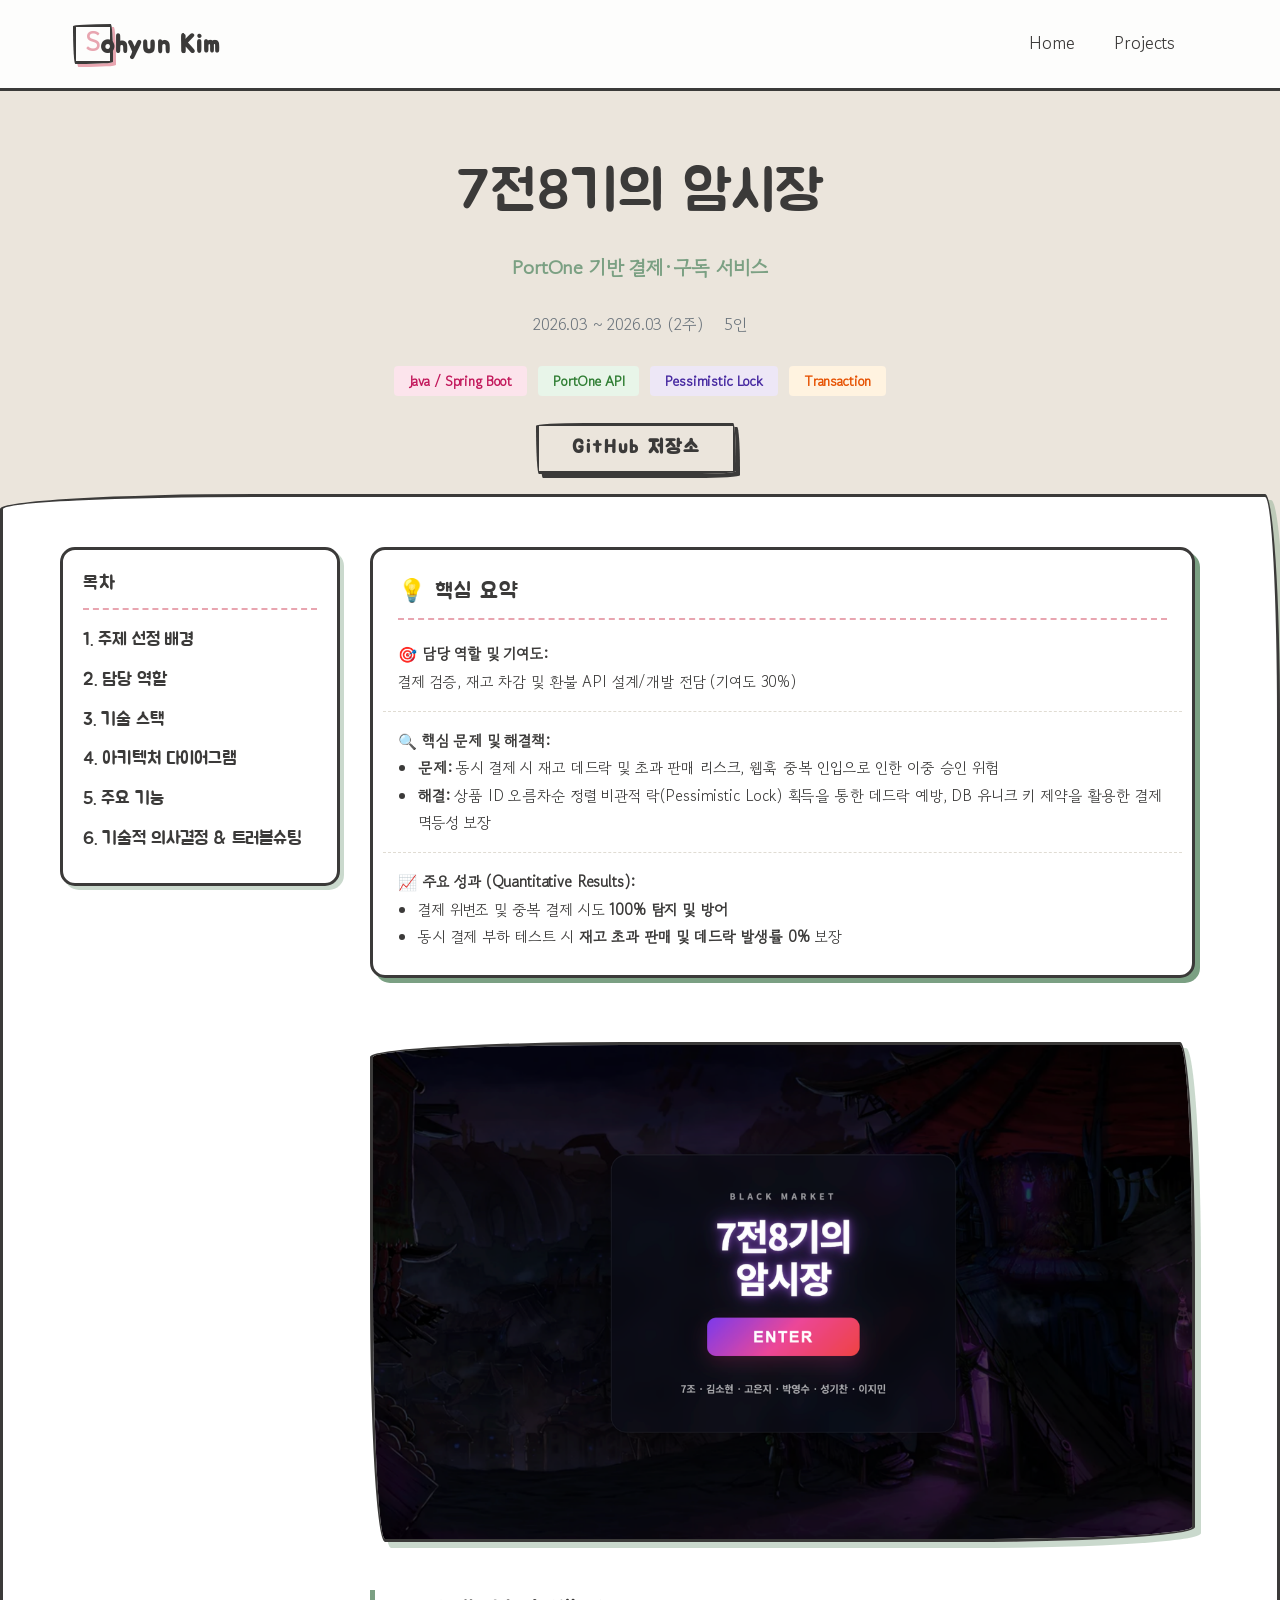
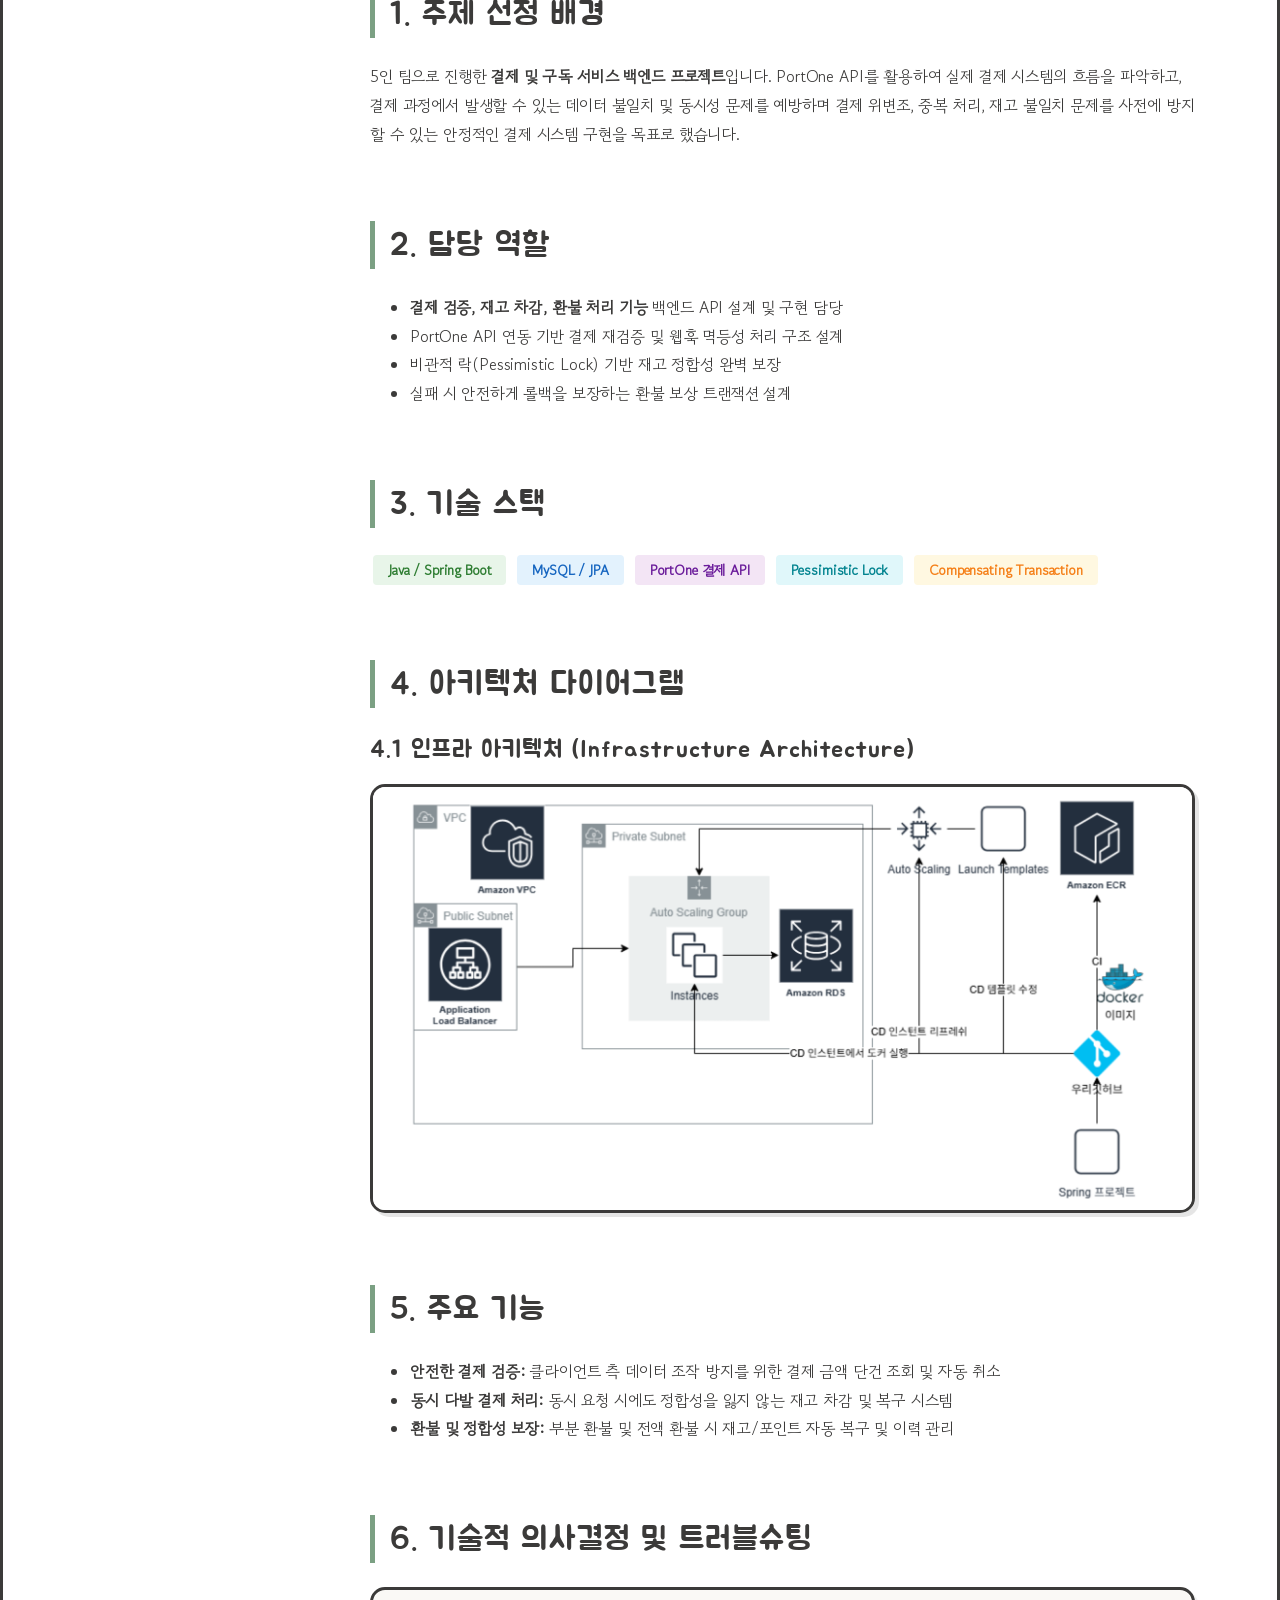
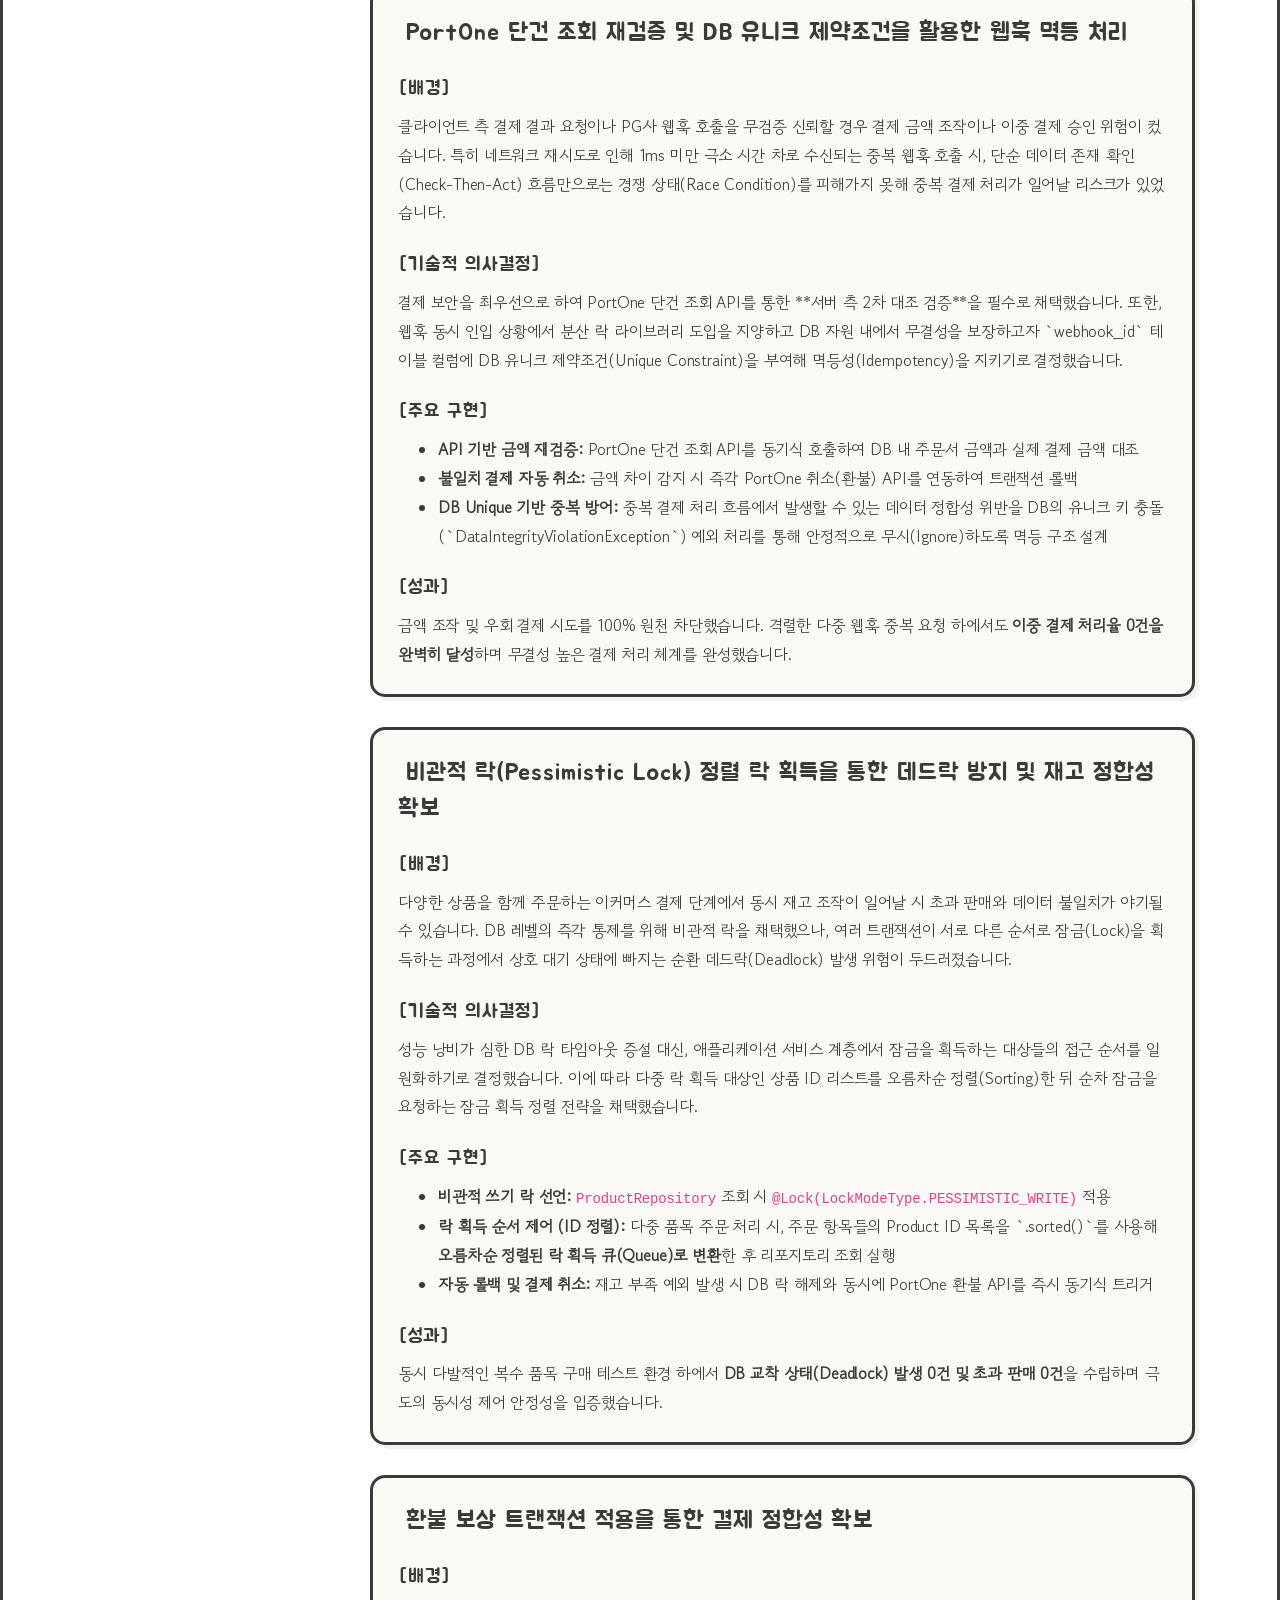
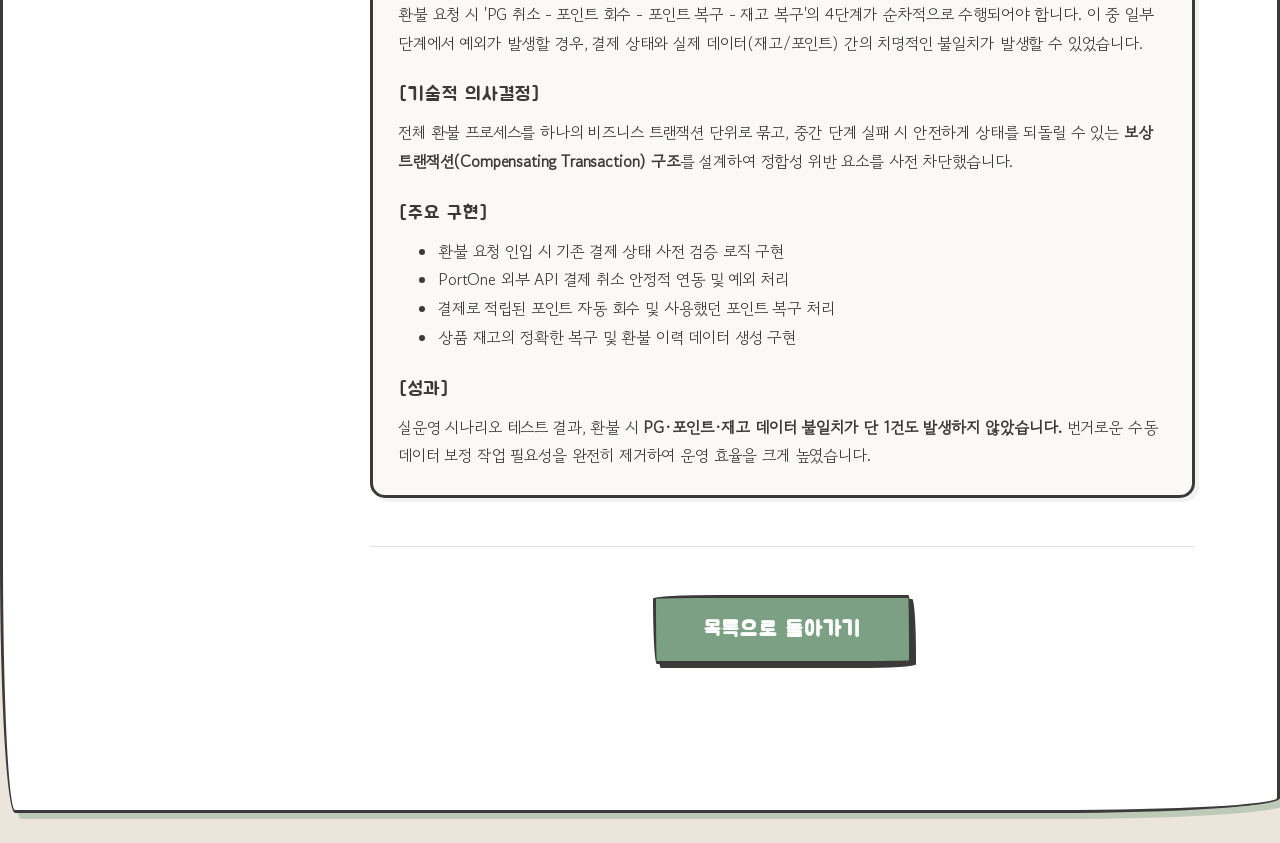
<file: project-portone.html>
<!DOCTYPE html>
<html lang="ko">
<head>
	<title>7전8기의 암시장 - 김소현 포트폴리오</title>
	<meta charset="utf-8">
	<meta name="viewport" content="width=device-width, initial-scale=1, shrink-to-fit=no">
	<link href="https://fonts.googleapis.com/css?family=Poppins:100,200,300,400,500,600,700,800,900" rel="stylesheet">
	<link rel="stylesheet" href="css/open-iconic-bootstrap.min.css">
	<link rel="stylesheet" href="css/animate.css">
	<link rel="stylesheet" href="css/style-M106bg.css">
	<link rel="icon" href="data:image/svg+xml,<svg xmlns=%22http://www.w3.org/2000/svg%22 viewBox=%220 0 100 100%22><text y=%22.9em%22 font-size=%2290%22>🌿</text></svg>">
    	<!-- Google Fonts for Storybook Theme -->
	<link rel="preconnect" href="https://fonts.googleapis.com">
	<link rel="preconnect" href="https://fonts.gstatic.com" crossorigin>
	<link href="https://fonts.googleapis.com/css2?family=Gowun+Dodum&family=Jua&display=swap" rel="stylesheet">

	<style>
		/* 🎨 Storybook / Illustration Theme Global Overrides */
		:root {
			--primary-color: #7BA083; /* Sage Green */
			--secondary-color: #E8A5B0; /* Blossom Pink */
			--text-main: #3B3A39; /* Charcoal (Ink) */
			--text-muted: #6b6967; /* Warmer Gray */
			--accent-color: #F28C8C; /* Coral Pink */
			--bg-light: #EBE5DC; /* Warm Beige */
			--bg-surface: #FFFFFF; /* Pure White Paper */
			--white: #FFFFFF;
			
			/* Hand-drawn borders */
			--wonky-border: 255px 15px 225px 15px/15px 225px 15px 255px;
			--wonky-border-alt: 15px 225px 15px 255px/255px 15px 225px 15px;
			--ink-border: 3px solid var(--text-main);
			--solid-shadow: 6px 6px 0px rgba(123, 160, 131, 0.4); /* Sage green solid shadow */
			--solid-shadow-pink: 6px 6px 0px rgba(232, 165, 176, 0.6); /* Pink solid shadow */
		}
		
		body, p, span, a, div, li, .subheading {
			font-family: 'Gowun Dodum', sans-serif !important;
			letter-spacing: -0.01em;
		}
		h1, h2, h3, h4, h5, h6, .heading-section h2, .project-card .text h3, .resume-wrap h2, .resume-wrap .position, .navbar-brand {
			font-family: 'Jua', sans-serif !important;
			color: var(--text-main) !important;
			letter-spacing: 1px;
		}
		
		body {
			background-color: var(--bg-light) !important;
			
			color: var(--text-main);
		}
		
		/* 🖍️ Hand-drawn Elements */
		.project-card, .resume-wrap, .contact-section .box, .project-content, .ftco-section {
			background-color: var(--bg-surface) !important;
			border: var(--ink-border) !important;
			border-radius: var(--wonky-border) !important;
			box-shadow: var(--solid-shadow) !important;
			transition: all 0.3s cubic-bezier(0.25, 0.8, 0.25, 1);
			margin-bottom: 30px;
		}
		.resume-wrap:nth-child(even), .project-card:nth-child(even), .contact-section .box:nth-child(even) {
			border-radius: var(--wonky-border-alt) !important;
			box-shadow: var(--solid-shadow-pink) !important;
		}
		
		/* Bouncy Hover Effects */
		.project-card:hover, .resume-wrap:hover, .contact-section .box:hover, .ftco-project .project:hover {
			transform: translateY(-5px) rotate(-1deg);
			box-shadow: 8px 8px 0px var(--text-main) !important;
		}
		.project-card:nth-child(even):hover {
			transform: translateY(-5px) rotate(1deg);
		}
		
		/* Images inside cards */
		.project-card .img, .img.author-img {
			border-bottom: var(--ink-border);
			border-radius: var(--wonky-border) !important;
		}
		
		/* Avatar Image specific */
		.author-img {
			border: var(--ink-border) !important;
			box-shadow: var(--solid-shadow-pink) !important;
			background-color: #fff;
		}
		
		/* Fix Template Blue Colors */
		.text-primary { color: var(--primary-color) !important; }
		.bg-primary { background-color: var(--primary-color) !important; }
		::selection { background: var(--secondary-color); color: #fff; }
		
		/* Buttons - Hand-drawn style */
		.btn-primary, .btn.btn-primary {
			background: var(--primary-color) !important;
			border: var(--ink-border) !important;
			border-radius: var(--wonky-border) !important;
			color: #fff !important;
			box-shadow: 4px 4px 0px var(--text-main) !important;
			font-family: 'Jua', sans-serif !important;
			font-size: 1.2rem !important;
			text-transform: none !important;
			transition: all 0.2s ease;
		}
		.btn-primary:hover {
			background: var(--secondary-color) !important;
			transform: translate(-2px, -2px);
			box-shadow: 6px 6px 0px var(--text-main) !important;
		}
		.btn-primary:active {
			transform: translate(2px, 2px);
			box-shadow: 2px 2px 0px var(--text-main) !important;
		}
		
		.btn-outline-dark, .btn.btn-outline-dark {
			background: transparent !important;
			border: var(--ink-border) !important;
			border-radius: var(--wonky-border) !important;
			color: var(--text-main) !important;
			box-shadow: 4px 4px 0px var(--text-main) !important;
			font-family: 'Jua', sans-serif !important;
			font-size: 1.2rem !important;
			font-weight: bold !important;
			text-transform: none !important;
			transition: all 0.2s ease;
		}
		.btn-outline-dark:hover {
			background: var(--text-main) !important;
			color: #fff !important;
			transform: translate(-2px, -2px);
			box-shadow: 6px 6px 0px var(--text-main) !important;
		}
		.btn-outline-dark:active {
			transform: translate(2px, 2px);
			box-shadow: 2px 2px 0px var(--text-main) !important;
		}

		/* Contact Icons */
		.contact-section .box .icon { 
			background: var(--bg-light) !important;
			border: var(--ink-border);
			box-shadow: 4px 4px 0px var(--secondary-color);
		}
		.contact-section .box .icon span { color: var(--text-main) !important; }
		
		/* Navbar Fixes */
		.ftco-navbar-light {
			background: rgba(255, 255, 255, 0.9) !important;
			border-bottom: var(--ink-border);
		}
		.ftco-navbar-light.scrolled {
			background: rgba(255, 255, 255, 0.95) !important;
			box-shadow: 0 4px 20px rgba(0, 0, 0, 0.05) !important;
		}
		.ftco-navbar-light .navbar-nav > .nav-item.active > a { color: var(--primary-color) !important; font-weight: bold; }
		.ftco-navbar-light .navbar-brand span { color: var(--secondary-color) !important; }
		.navbar-brand:after { 
			background: transparent !important;
			border: var(--ink-border);
			border-radius: var(--wonky-border);
			box-shadow: 3px 3px 0px var(--secondary-color);
		}
		.navbar-brand { color: var(--text-main) !important; font-family: 'Jua', sans-serif !important; }
		.nav-link { color: var(--text-main) !important; font-family: 'Jua', sans-serif !important; font-size: 1.1rem !important;}
		.ftco-navbar-light .navbar-nav > .nav-item > .nav-link span:before { 
			background: var(--secondary-color) !important; 
			height: 4px;
			bottom: 4px;
			z-index: -1;
		}
		
		/* Misc Section Cute & Round */
		.ftco-project .project {
			border: var(--ink-border) !important;
			border-radius: var(--wonky-border-alt) !important;
			margin: 15px;
			overflow: hidden;
			box-shadow: var(--solid-shadow) !important;
			transition: all 0.3s ease;
		}
		.ftco-project .project .overlay {
			border-radius: var(--wonky-border-alt) !important;
		}
	
		/* Project Detail Pages Specifics */
		.project-hero {
			padding-top: 150px;
			padding-bottom: 40px;
			background-color: var(--bg-light);
			position: relative;
			z-index: 1;
		}
		.project-hero h1 {
			color: var(--text-main) !important;
			font-size: 3.5rem;
		}
		.cover-image {
			width: 100%;
			height: 500px;
			object-fit: cover;
			border: var(--ink-border) !important;
			border-radius: var(--wonky-border) !important;
			box-shadow: var(--solid-shadow) !important;
			margin-bottom: 40px;
		}
		.project-content {
			padding: 50px;
			margin-top: -20px;
			position: relative;
			z-index: 2;
		}

	</style>

	
</head>
<body>
	<nav class="navbar navbar-expand-lg navbar-dark ftco_navbar ftco-navbar-light site-navbar-target bg-light" id="ftco-navbar">
		<div class="container">
			<a class="navbar-brand" href="index.html"><span>S</span>ohyun Kim</a>
			<button class="navbar-toggler" type="button" data-toggle="collapse"
				data-target="#ftco-nav" aria-controls="ftco-nav" aria-expanded="false" aria-label="Toggle navigation">
				<span class="oi oi-menu" style="color: black;">&nbsp;Menu</span> 
			</button>
			<div class="collapse navbar-collapse" id="ftco-nav">
				<ul class="navbar-nav nav ml-auto">
					<li class="nav-item"><a href="index.html#home-section" class="nav-link"><span>Home</span></a></li>
					<li class="nav-item"><a href="index.html#projects-grid-section" class="nav-link"><span>Projects</span></a></li>
				</ul>
			</div>
		</div>
	</nav>

    <section class="project-hero">
        <div class="container">
            <div class="row justify-content-center">
                <div class="col-md-10 text-center">
                    <h1 class="mb-3">7전8기의 암시장</h1>
                    <p class="lead mb-4" style="color: #7BA083; font-weight: bold;">PortOne 기반 결제·구독 서비스</p>
                    <div class="mb-4 text-muted">
                        <span class="mr-3"><i class="icon-calendar"></i> 2026.03 ~ 2026.03 (2주)</span>
                        <span><i class="icon-users"></i> 5인</span>
                    </div>
                    <div class="mb-4">
                        <span class="badge" style="background-color: #FCE4EC; color: #C2185B; font-size: 14px; padding: 8px 15px; margin: 3px;">Java / Spring Boot</span>
                        <span class="badge" style="background-color: #E8F5E9; color: #2E7D32; font-size: 14px; padding: 8px 15px; margin: 3px;">PortOne API</span>
                        <span class="badge" style="background-color: #EDE7F6; color: #4527A0; font-size: 14px; padding: 8px 15px; margin: 3px;">Pessimistic Lock</span>
                        <span class="badge" style="background-color: #FFF3E0; color: #E65100; font-size: 14px; padding: 8px 15px; margin: 3px;">Transaction</span>
                    </div>
                    <div class="mt-4 d-flex justify-content-center">
                        <a href="https://github.com/no-more-bugs-seven/SPARTA_JAVA_SimplePay" target="_blank" class="btn btn-outline-dark py-2 mr-2" style="width: 200px;"><i class="icon-github"></i> GitHub 저장소</a>
                    </div>
                </div>
            </div>
        </div>
    </section>

    <section class="project-content">
        <div class="container">
            <div class="row">
                <!-- Sticky TOC (Left Column) -->
                <div class="col-lg-3 d-none d-lg-block">
                    <nav id="toc" class="sticky-top" style="top: 120px; z-index: 10;">
                        <ul class="nav flex-column" style="background: var(--bg-surface); padding: 20px; border-radius: 15px; border: var(--ink-border); box-shadow: 4px 4px 0px rgba(123, 160, 131, 0.4); margin-left: -25px; width: calc(100% + 25px);">
                            <h4 style="font-size: 1.2rem; margin-bottom: 15px; border-bottom: 2px dashed var(--secondary-color); padding-bottom: 10px; font-family: 'Jua', sans-serif;">목차</h4>
                            <li class="nav-item mb-2"><a class="nav-link p-0 text-dark" href="#background">1. 주제 선정 배경</a></li>
                            <li class="nav-item mb-2"><a class="nav-link p-0 text-dark" href="#part">2. 담당 역할</a></li>
                            <li class="nav-item mb-2"><a class="nav-link p-0 text-dark" href="#tech-stack">3. 기술 스택</a></li>
                            <li class="nav-item mb-2"><a class="nav-link p-0 text-dark" href="#diagram">4. 아키텍처 다이어그램</a></li>
                            <li class="nav-item mb-2"><a class="nav-link p-0 text-dark" href="#features">5. 주요 기능</a></li>
                            <li class="nav-item mb-2"><a class="nav-link p-0 text-dark" href="#troubleshooting">6. 기술적 의사결정 & 트러블슈팅</a></li>
                            <!--<li class="nav-item mb-2"><a class="nav-link p-0 text-dark" href="#screenshots">7. 스크린샷</a></li>-->
                        </ul>
                    </nav>
                </div>
                
                <!-- Main Content (Right Column) -->
                <div class="col-lg-9 col-md-12">
                    
                    <!-- 💡 30초 핵심 요약 카드 -->
                    <div style="background: #ffffff; border: var(--ink-border); border-radius: 15px; padding: 25px; margin-bottom: 40px; box-shadow: 5px 5px 0px var(--primary-color);">
                        <h3 style="font-size: 1.4rem; color: var(--primary-color); font-family: 'Jua', sans-serif; margin-bottom: 20px; border-bottom: 2px dashed var(--secondary-color); padding-bottom: 10px;">
                            💡 핵심 요약
                        </h3>
                        <div class="row" style="font-size: 0.95rem; line-height: 1.8;">
                            <div class="col-md-12 mb-3">
                                <strong>🎯 담당 역할 및 기여도:</strong><br>
                                결제 검증, 재고 차감 및 환불 API 설계/개발 전담 (기여도 30%)
                            </div>
                            <div class="col-md-12 mb-3" style="border-top: 1px dashed #e0dcd3; padding-top: 15px;">
                                <strong>🔍 핵심 문제 및 해결책:</strong><br>
                                <ul style="padding-left: 20px; margin-bottom: 0;">
                                    <li><strong>문제:</strong> 동시 결제 시 재고 데드락 및 초과 판매 리스크, 웹훅 중복 인입으로 인한 이중 승인 위험</li>
                                    <li><strong>해결:</strong> 상품 ID 오름차순 정렬 비관적 락(Pessimistic Lock) 획득을 통한 데드락 예방, DB 유니크 키 제약을 활용한 결제 멱등성 보장</li>
                                </ul>
                            </div>
                            <div class="col-md-12" style="border-top: 1px dashed #e0dcd3; padding-top: 15px;">
                                <strong>📈 주요 성과 (Quantitative Results):</strong><br>
                                <ul style="padding-left: 20px; margin-bottom: 0;">
                                    <li>결제 위변조 및 중복 결제 시도 <strong>100% 탐지 및 방어</strong></li>
                                    <li>동시 결제 부하 테스트 시 <strong>재고 초과 판매 및 데드락 발생률 0%</strong> 보장</li>
                                </ul>
                            </div>
                        </div>
                    </div>
                    
                    <section id="background" class="mb-5 pt-4">
                        <img src="images/Black-Cover.png" alt="PortOne Project Cover" class="cover-image mb-5">
                        
                        <h2 class="mb-4" style="border-left: 5px solid var(--primary-color); padding-left: 15px;">1. 주제 선정 배경</h2>
                        <p>5인 팀으로 진행한 <strong>결제 및 구독 서비스 백엔드 프로젝트</strong>입니다. PortOne API를 활용하여 실제 결제 시스템의 흐름을 파악하고, 결제 과정에서 발생할 수 있는 데이터 불일치 및 동시성 문제를 예방하며 결제 위변조, 중복 처리, 재고 불일치 문제를 사전에 방지할 수 있는 안정적인 결제 시스템 구현을 목표로 했습니다.</p>
                    </section>
                    
                    <section id="part" class="mb-5 pt-4">
                        <h2 class="mb-4" style="border-left: 5px solid var(--primary-color); padding-left: 15px;">2. 담당 역할</h2>
                        <ul style="line-height: 1.8;">
                            <li><strong>결제 검증, 재고 차감, 환불 처리 기능</strong> 백엔드 API 설계 및 구현 담당</li>
                            <li>PortOne API 연동 기반 결제 재검증 및 웹훅 멱등성 처리 구조 설계</li>
                            <li>비관적 락(Pessimistic Lock) 기반 재고 정합성 완벽 보장</li>
                            <li>실패 시 안전하게 롤백을 보장하는 환불 보상 트랜잭션 설계</li>
                        </ul>
                    </section>
                    
                    <section id="tech-stack" class="mb-5 pt-4">
                        <h2 class="mb-4" style="border-left: 5px solid var(--primary-color); padding-left: 15px;">3. 기술 스택</h2>
                        <p>
                            <span class="badge" style="background-color: #E8F5E9; color: #2E7D32; font-size: 14px; padding: 8px 15px; margin: 3px;">Java / Spring Boot</span>
                            <span class="badge" style="background-color: #E3F2FD; color: #1565C0; font-size: 14px; padding: 8px 15px; margin: 3px;">MySQL / JPA</span>
                            <span class="badge" style="background-color: #F3E5F5; color: #6A1B9A; font-size: 14px; padding: 8px 15px; margin: 3px;">PortOne 결제 API</span>
                            <span class="badge" style="background-color: #E0F7FA; color: #00838F; font-size: 14px; padding: 8px 15px; margin: 3px;">Pessimistic Lock</span>
                            <span class="badge" style="background-color: #FFF8E1; color: #F57F17; font-size: 14px; padding: 8px 15px; margin: 3px;">Compensating Transaction</span>
                        </p>
                    </section>
                    
                    <section id="diagram" class="mb-5 pt-4">
                        <h2 class="mb-4" style="border-left: 5px solid var(--primary-color); padding-left: 15px;">4. 아키텍처 다이어그램</h2>
                        <div class="mb-5">
                            <h4 class="mb-3" style="font-family: 'Jua', sans-serif; color: var(--text-main);">4.1 인프라 아키텍처 (Infrastructure Architecture)</h4>
                            <div class="text-center">
                                <img src="images/Black-Infra.png" class="img-fluid" style="border: var(--ink-border); border-radius: 15px; box-shadow: 4px 4px 0px rgba(0,0,0,0.1);">
                            </div>
                        </div>
                    </section>

                    <section id="features" class="mb-5 pt-4">
                        <h2 class="mb-4" style="border-left: 5px solid var(--primary-color); padding-left: 15px;">5. 주요 기능</h2>
                        <ul style="line-height: 1.8;">
                            <li><strong>안전한 결제 검증:</strong> 클라이언트 측 데이터 조작 방지를 위한 결제 금액 단건 조회 및 자동 취소</li>
                            <li><strong>동시 다발 결제 처리:</strong> 동시 요청 시에도 정합성을 잃지 않는 재고 차감 및 복구 시스템</li>
                            <li><strong>환불 및 정합성 보장:</strong> 부분 환불 및 전액 환불 시 재고/포인트 자동 복구 및 이력 관리</li>
                        </ul>
                    </section>
                    
                    <section id="troubleshooting" class="mb-5 pt-4">
                        <h2 class="mb-4" style="border-left: 5px solid var(--primary-color); padding-left: 15px;">6. 기술적 의사결정 및 트러블슈팅</h2>
                        
                        <div style="background: #faf9f6; border: var(--ink-border); border-radius: 15px; padding: 25px; margin-bottom: 30px; box-shadow: 4px 4px 0px rgba(0,0,0,0.05);">
                            <h3 style="font-size: 1.5rem; color: var(--primary-color); font-family: 'Jua', sans-serif;"><i class="icon-check-circle mr-2"></i>PortOne 단건 조회 재검증 및 DB 유니크 제약조건을 활용한 웹훅 멱등 처리</h3>
                            <h4 class="mt-4" style="font-size: 1.2rem; font-family: 'Jua', sans-serif;">[배경]</h4>
                            <p>클라이언트 측 결제 결과 요청이나 PG사 웹훅 호출을 무검증 신뢰할 경우 결제 금액 조작이나 이중 결제 승인 위험이 컸습니다. 특히 네트워크 재시도로 인해 1ms 미만 극소 시간 차로 수신되는 중복 웹훅 호출 시, 단순 데이터 존재 확인(Check-Then-Act) 흐름만으로는 경쟁 상태(Race Condition)를 피해가지 못해 중복 결제 처리가 일어날 리스크가 있었습니다.</p>
                            
                            <h4 class="mt-4" style="font-size: 1.2rem; font-family: 'Jua', sans-serif;">[기술적 의사결정]</h4>
                            <p>결제 보안을 최우선으로 하여 PortOne 단건 조회 API를 통한 **서버 측 2차 대조 검증**을 필수로 채택했습니다. 또한, 웹훅 동시 인입 상황에서 분산 락 라이브러리 도입을 지양하고 DB 자원 내에서 무결성을 보장하고자 `webhook_id` 테이블 컬럼에 DB 유니크 제약조건(Unique Constraint)을 부여해 멱등성(Idempotency)을 지키기로 결정했습니다.</p>
                            
                            <h4 class="mt-4" style="font-size: 1.2rem; font-family: 'Jua', sans-serif;">[주요 구현]</h4>
                            <ul style="line-height: 1.8;">
                                <li><strong>API 기반 금액 재검증:</strong> PortOne 단건 조회 API를 동기식 호출하여 DB 내 주문서 금액과 실제 결제 금액 대조</li>
                                <li><strong>불일치 결제 자동 취소:</strong> 금액 차이 감지 시 즉각 PortOne 취소(환불) API를 연동하여 트랜잭션 롤백</li>
                                <li><strong>DB Unique 기반 중복 방어:</strong> 중복 결제 처리 흐름에서 발생할 수 있는 데이터 정합성 위반을 DB의 유니크 키 충돌(`DataIntegrityViolationException`) 예외 처리를 통해 안정적으로 무시(Ignore)하도록 멱등 구조 설계</li>
                            </ul>
                            
                            <h4 class="mt-4" style="font-size: 1.2rem; font-family: 'Jua', sans-serif;">[성과]</h4>
                            <p class="mb-0">금액 조작 및 우회 결제 시도를 100% 원천 차단했습니다. 격렬한 다중 웹훅 중복 요청 하에서도 <strong>이중 결제 처리율 0건을 완벽히 달성</strong>하며 무결성 높은 결제 처리 체계를 완성했습니다.</p>
                        </div>
                        
                        <div style="background: #faf9f6; border: var(--ink-border); border-radius: 15px; padding: 25px; margin-bottom: 30px; box-shadow: 4px 4px 0px rgba(0,0,0,0.05);">
                            <h3 style="font-size: 1.5rem; color: var(--primary-color); font-family: 'Jua', sans-serif;"><i class="icon-check-circle mr-2"></i>비관적 락(Pessimistic Lock) 정렬 락 획득을 통한 데드락 방지 및 재고 정합성 확보</h3>
                            <h4 class="mt-4" style="font-size: 1.2rem; font-family: 'Jua', sans-serif;">[배경]</h4>
                            <p>다양한 상품을 함께 주문하는 이커머스 결제 단계에서 동시 재고 조작이 일어날 시 초과 판매와 데이터 불일치가 야기될 수 있습니다. DB 레벨의 즉각 통제를 위해 비관적 락을 채택했으나, 여러 트랜잭션이 서로 다른 순서로 잠금(Lock)을 획득하는 과정에서 상호 대기 상태에 빠지는 순환 데드락(Deadlock) 발생 위험이 두드러졌습니다.</p>
                            
                            <h4 class="mt-4" style="font-size: 1.2rem; font-family: 'Jua', sans-serif;">[기술적 의사결정]</h4>
                            <p>성능 낭비가 심한 DB 락 타임아웃 증설 대신, 애플리케이션 서비스 계층에서 잠금을 획득하는 대상들의 접근 순서를 일원화하기로 결정했습니다. 이에 따라 다중 락 획득 대상인 상품 ID 리스트를 오름차순 정렬(Sorting)한 뒤 순차 잠금을 요청하는 잠금 획득 정렬 전략을 채택했습니다.</p>
                            
                            <h4 class="mt-4" style="font-size: 1.2rem; font-family: 'Jua', sans-serif;">[주요 구현]</h4>
                            <ul style="line-height: 1.8;">
                                <li><strong>비관적 쓰기 락 선언:</strong> <code>ProductRepository</code> 조회 시 <code>@Lock(LockModeType.PESSIMISTIC_WRITE)</code> 적용</li>
                                <li><strong>락 획득 순서 제어 (ID 정렬):</strong> 다중 품목 주문 처리 시, 주문 항목들의 Product ID 목록을 `.sorted()`를 사용해 <strong>오름차순 정렬된 락 획득 큐(Queue)로 변환</strong>한 후 리포지토리 조회 실행</li>
                                <li><strong>자동 롤백 및 결제 취소:</strong> 재고 부족 예외 발생 시 DB 락 해제와 동시에 PortOne 환불 API를 즉시 동기식 트리거</li>
                            </ul>
                            
                            <h4 class="mt-4" style="font-size: 1.2rem; font-family: 'Jua', sans-serif;">[성과]</h4>
                            <p class="mb-0">동시 다발적인 복수 품목 구매 테스트 환경 하에서 <strong>DB 교착 상태(Deadlock) 발생 0건 및 초과 판매 0건</strong>을 수립하며 극도의 동시성 제어 안정성을 입증했습니다.</p>
                        </div>

                        <div style="background: #faf9f6; border: var(--ink-border); border-radius: 15px; padding: 25px; margin-bottom: 30px; box-shadow: 4px 4px 0px rgba(0,0,0,0.05);">
                            <h3 style="font-size: 1.5rem; color: var(--primary-color); font-family: 'Jua', sans-serif;"><i class="icon-check-circle mr-2"></i>환불 보상 트랜잭션 적용을 통한 결제 정합성 확보</h3>
                            <h4 class="mt-4" style="font-size: 1.2rem; font-family: 'Jua', sans-serif;">[배경]</h4>
                            <p>환불 요청 시 'PG 취소 - 포인트 회수 - 포인트 복구 - 재고 복구'의 4단계가 순차적으로 수행되어야 합니다. 이 중 일부 단계에서 예외가 발생할 경우, 결제 상태와 실제 데이터(재고/포인트) 간의 치명적인 불일치가 발생할 수 있었습니다.</p>
                            
                            <h4 class="mt-4" style="font-size: 1.2rem; font-family: 'Jua', sans-serif;">[기술적 의사결정]</h4>
                            <p>전체 환불 프로세스를 하나의 비즈니스 트랜잭션 단위로 묶고, 중간 단계 실패 시 안전하게 상태를 되돌릴 수 있는 <strong>보상 트랜잭션(Compensating Transaction) 구조</strong>를 설계하여 정합성 위반 요소를 사전 차단했습니다.</p>
                            
                            <h4 class="mt-4" style="font-size: 1.2rem; font-family: 'Jua', sans-serif;">[주요 구현]</h4>
                            <ul style="line-height: 1.8;">
                                <li>환불 요청 인입 시 기존 결제 상태 사전 검증 로직 구현</li>
                                <li>PortOne 외부 API 결제 취소 안정적 연동 및 예외 처리</li>
                                <li>결제로 적립된 포인트 자동 회수 및 사용했던 포인트 복구 처리</li>
                                <li>상품 재고의 정확한 복구 및 환불 이력 데이터 생성 구현</li>
                            </ul>
                            
                            <h4 class="mt-4" style="font-size: 1.2rem; font-family: 'Jua', sans-serif;">[성과]</h4>
                            <p class="mb-0">실운영 시나리오 테스트 결과, 환불 시 <strong>PG·포인트·재고 데이터 불일치가 단 1건도 발생하지 않았습니다.</strong> 번거로운 수동 데이터 보정 작업 필요성을 완전히 제거하여 운영 효율을 크게 높였습니다.</p>
                        </div>
                    </section>

                    <!--<section id="screenshots" class="mb-5 pt-4">
                        <h2 class="mb-4" style="border-left: 5px solid var(&#45;&#45;primary-color); padding-left: 15px;">7. 스크린샷</h2>
                        <div class="row">
                            <div class="col-md-6 mb-4">
                                &lt;!&ndash; Placeholder Image &ndash;&gt;
                                <img src="images/project_portone_1782292530164.png" alt="Screenshot 1 Placeholder" class="img-fluid" style="border: var(&#45;&#45;ink-border); border-radius: 15px; box-shadow: 4px 4px 0px rgba(0,0,0,0.1);">
                            </div>
                            <div class="col-md-6 mb-4">
                                &lt;!&ndash; Placeholder Image &ndash;&gt;
                                <img src="images/project_portone_1782292530164.png" alt="Screenshot 2 Placeholder" class="img-fluid" style="border: var(&#45;&#45;ink-border); border-radius: 15px; box-shadow: 4px 4px 0px rgba(0,0,0,0.1);">
                            </div>
                        </div>
                        <p class="text-muted text-center mt-2" style="font-size: 14px;">(※ 결제 및 서비스 화면 스크린샷 - 추후 실제 이미지로 교체 예정)</p>
                    </section>-->

                    <div class="text-center mt-5 mb-5 pt-5 pb-5 border-top">
                        <a href="index.html#projects-section" class="btn btn-primary py-3 px-5" style="font-size: 1.3rem !important;">목록으로 돌아가기</a>
                    </div>
                </div>
            </div>
        </div>
    </section>

	<!--<footer class="ftco-footer ftco-section pb-4 pt-4 mt-5">
		<div class="container text-center">
			<p>Copyright &copy;<script>document.write(new Date().getFullYear());</script> All rights reserved</p>
		</div>
	</footer>-->

	<script src="js/jquery.min.js"></script>
	<script src="js/bootstrap.min.js"></script>
	<script src="js/main.js"></script>
</body>
</html>
</file>
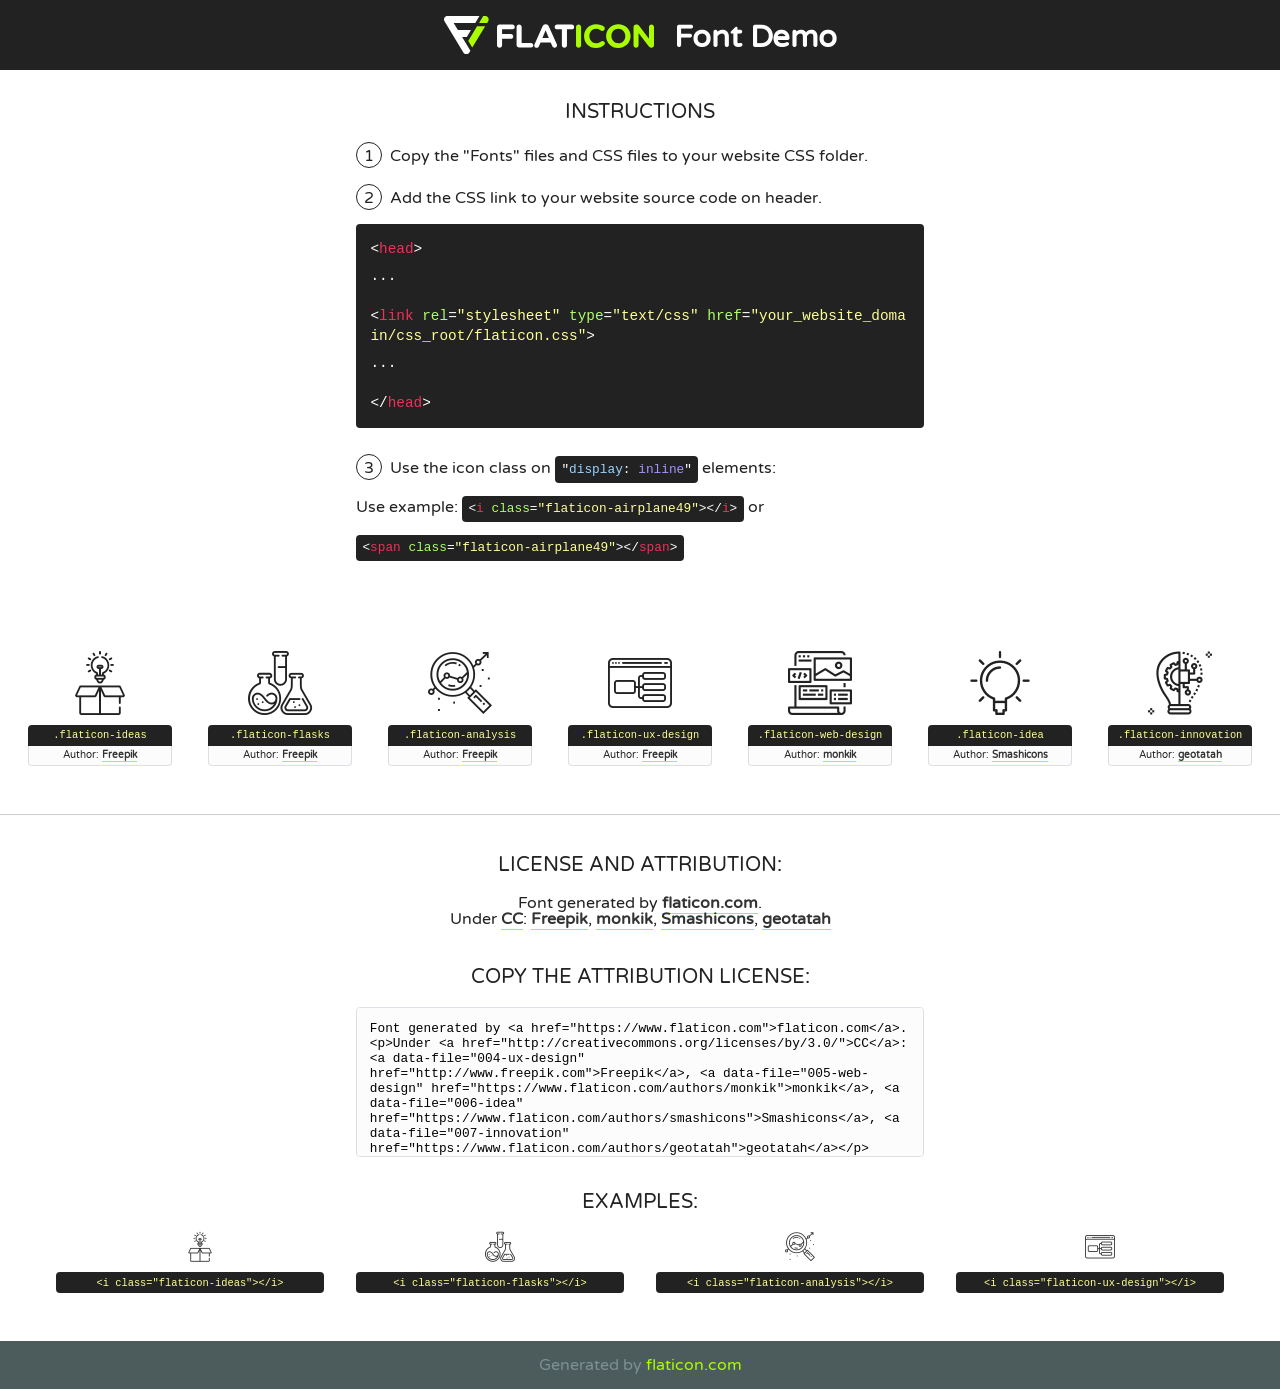
<file: fonts/flaticon/font/flaticon.html>
<!DOCTYPE html>
<!--
  Flaticon icon font: Flaticon
  Creation date: 20/03/2019 02:18
-->
<html>
<!DOCTYPE html>
<html>

<head>
    <title>Flaticon WebFont</title>
    <link href="http://fonts.googleapis.com/css?family=Varela+Round" rel="stylesheet" type="text/css" />
    <link rel="stylesheet" type="text/css" href="flaticon.css">
    <meta charset="UTF-8">
    <style>
    html, body, div, span, applet, object, iframe,
    h1, h2, h3, h4, h5, h6, p, blockquote, pre,
    a, abbr, acronym, address, big, cite, code,
    del, dfn, em, img, ins, kbd, q, s, samp,
    small, strike, strong, sub, sup, tt, var,
    b, u, i, center,
    dl, dt, dd, ol, ul, li,
    fieldset, form, label, legend,
    table, caption, tbody, tfoot, thead, tr, th, td,
    article, aside, canvas, details, embed, 
    figure, figcaption, footer, header, hgroup, 
    menu, nav, output, ruby, section, summary,
    time, mark, audio, video {
        margin: 0;
        padding: 0;
        border: 0;
        font-size: 100%;
        font: inherit;
        vertical-align: baseline;
    }
    /* HTML5 display-role reset for older browsers */
    article, aside, details, figcaption, figure, 
    footer, header, hgroup, menu, nav, section {
        display: block;
    }
    body {
        line-height: 1;
    }
    ol, ul {
        list-style: none;
    }
    blockquote, q {
        quotes: none;
    }
    blockquote:before, blockquote:after,
    q:before, q:after {
        content: '';
        content: none;
    }
    table {
        border-collapse: collapse;
        border-spacing: 0;
    }
    body {
        font-family: 'Varela Round', Helvetica, Arial, sans-serif;
        font-size: 16px;
        color: #222;
    }
    a {
        color: #333;
        border-bottom: 1px solid #a9fd00;
        font-weight: bold;
        text-decoration: none;
    }
    * {
        -moz-box-sizing: border-box;
        -webkit-box-sizing: border-box;
        box-sizing: border-box;
        margin: 0;
        padding: 0;
    }
    [class^="flaticon-"]:before, [class*=" flaticon-"]:before, [class^="flaticon-"]:after, [class*=" flaticon-"]:after {
        font-family: Flaticon;
        font-size: 30px;
        font-style: normal;
        margin-left: 20px;
        color: #333;
    }
    .wrapper {
        max-width: 600px;
        margin: auto;
        padding: 0 1em;
    }
    .title {
        font-size: 1.25em;
        text-align: center;
        margin-bottom: 1em;
        text-transform: uppercase;
    }
    header {
        text-align: center;
        background-color: #222;
        color: #fff;
        padding: 1em;
    }
    header .logo {
        width: 210px;
        height: 38px;
        display: inline-block;
        vertical-align: middle;
        margin-right: 1em;
        border: none;
    }
    header strong {
        font-size: 1.95em;
        font-weight: bold;
        vertical-align: middle;
        margin-top: 5px;
        display: inline-block;
    }
    .demo {
        margin: 2em auto;
        line-height: 1.25em;
    }
    .demo ul li {
        margin-bottom: 1em;
    }
    .demo ul li .num {
        color: #222;
        border-radius: 20px;
        display: inline-block;
        width: 26px;
        padding: 3px;
        height: 26px;
        text-align: center;
        margin-right: 0.5em;
        border: 1px solid #222;
    }
    .demo ul li code {
        background-color: #222;
        border-radius: 4px;
        padding: 0.25em 0.5em;
        display: inline-block;
        color: #fff;
        font-family: Consolas,Monaco,Lucida Console,Liberation Mono,DejaVu Sans Mono,Bitstream Vera Sans Mono,Courier New, monospace;
        font-weight: lighter;
        margin-top: 1em;
        font-size: 0.8em;
        word-break: break-all;
    }
    .demo ul li code.big {
        padding: 1em;
        font-size: 0.9em;
    }
    .demo ul li code .red {
        color: #EF3159;
    }
    .demo ul li code .green {
        color: #ACFF65;
    }
    .demo ul li code .yellow {
        color: #FFFF99;
    }
    .demo ul li code .blue {
        color: #99D3FF;
    }
    .demo ul li code .purple {
        color: #A295FF;
    }
    .demo ul li code .dots {
        margin-top: 0.5em;
        display: block;
    }
    #glyphs {
        border-bottom: 1px solid #ccc;
        padding: 2em 0;
        text-align: center;
    }
    .glyph {
        display: inline-block;
        width: 9em;
        margin: 1em;
        text-align: center;
        vertical-align: top;
        background: #FFF;
    }
    .glyph .glyph-icon {
        padding: 10px;
        display: block;
        font-family:"Flaticon";
        font-size: 64px;
        line-height: 1;
    }
    .glyph .glyph-icon:before {
        font-size: 64px;
        color: #222;
        margin-left: 0;
    }
    .class-name {
        font-size: 0.65em;
        background-color: #222;
        color: #fff;
        border-radius: 4px 4px 0 0;
        padding: 0.5em;
        color: #FFFF99;
        font-family: Consolas,Monaco,Lucida Console,Liberation Mono,DejaVu Sans Mono,Bitstream Vera Sans Mono,Courier New, monospace;
    }
    .author-name {
        font-size: 0.6em;
        background-color: #fcfcfd;
        border: 1px solid #DEDEE4;
        border-top: 0;
        border-radius: 0 0 4px 4px;
        padding: 0.5em;
    }
    .class-name:last-child {
        font-size: 10px;
        color:#888;
    }
    .class-name:last-child a {
        font-size: 10px;
        color:#555;
    }
    .class-name:last-child a:hover {
        color:#a9fd00;
    }
    .glyph > input {
        display: block;
        width: 100px;
        margin: 5px auto;
        text-align: center;
        font-size: 12px;
        cursor: text;
    }
    .glyph > input.icon-input {
        font-family:"Flaticon";
        font-size: 16px;
        margin-bottom: 10px;
    }
    .attribution .title {
        margin-top: 2em;
    }
    .attribution textarea {
        background-color: #fcfcfd;
        padding: 1em;
        border: none;
        box-shadow: none;
        border: 1px solid #DEDEE4;
        border-radius: 4px;
        resize: none;
        width: 100%;
        height: 150px;
        font-size: 0.8em;
        font-family: Consolas,Monaco,Lucida Console,Liberation Mono,DejaVu Sans Mono,Bitstream Vera Sans Mono,Courier New, monospace;
        -webkit-appearance: none;
    }
    .iconsuse {
        margin: 2em auto;
        text-align: center;
        max-width: 1200px;
    }
    .iconsuse:after {
        content: '';
        display: table;
        clear: both;
    }
    .iconsuse .image {
        float: left;
        width: 25%;
        padding: 0 1em;
    }
    .iconsuse .image p {
        margin-bottom: 1em;
    }
    .iconsuse .image span {
        display: block;
        font-size: 0.65em;
        background-color: #222;
        color: #fff;
        border-radius: 4px;
        padding: 0.5em;
        color: #FFFF99;
        margin-top: 1em;
        font-family: Consolas,Monaco,Lucida Console,Liberation Mono,DejaVu Sans Mono,Bitstream Vera Sans Mono,Courier New, monospace;
    }
    #footer {
        text-align: center;
        background-color: #4C5B5C;
        color: #7c9192;
        padding: 1em;
    }
    #footer a {
        border: none;
        color: #a9fd00;
        font-weight: normal;
    }
    @media (max-width: 960px) {
        .iconsuse .image {
            width: 50%;
        }
    }
    @media (max-width: 560px) {
        .iconsuse .image {
            width: 100%;
        }
    }
    </style>
</head>

<body class="characters-off">

    <header>
        <a href="https://www.flaticon.com" target="_blank" class="logo">
            <svg version="1.1" xmlns="http://www.w3.org/2000/svg" xmlns:xlink="http://www.w3.org/1999/xlink" xmlns:a="http://ns.adobe.com/AdobeSVGViewerExtensions/3.0/" viewBox="0 0 560.875 102.036" enable-background="new 0 0 560.875 102.036" xml:space="preserve">
                <defs>
                </defs>
                <g>
                    <g class="letters">
                        <path fill="#ffffff" d="M141.596,29.675c0-3.777,2.985-6.767,6.764-6.767h34.438c3.426,0,6.15,2.728,6.15,6.15
                        c0,3.43-2.724,6.149-6.15,6.149h-27.674v13.091h23.719c3.429,0,6.151,2.724,6.151,6.15c0,3.43-2.723,6.149-6.151,6.149h-23.719
                        v17.574c0,3.773-2.986,6.761-6.764,6.761c-3.779,0-6.764-2.989-6.764-6.761V29.675z"></path>
                        <path fill="#ffffff" d="M193.844,29.149c0-3.781,2.985-6.767,6.764-6.767c3.776,0,6.763,2.985,6.763,6.767v42.957h25.039
                        c3.426,0,6.149,2.726,6.149,6.153c0,3.425-2.723,6.15-6.149,6.15h-31.802c-3.779,0-6.764-2.986-6.764-6.768V29.149z"></path>
                        <path fill="#ffffff" d="M241.891,75.71l21.438-48.407c1.492-3.341,4.215-5.357,7.906-5.357h0.792
                        c3.686,0,6.323,2.017,7.815,5.357l21.439,48.407c0.436,0.967,0.701,1.845,0.701,2.723c0,3.602-2.809,6.501-6.414,6.501
                        c-3.161,0-5.269-1.845-6.499-4.655l-4.132-9.661h-27.059l-4.301,10.102c-1.144,2.631-3.426,4.214-6.237,4.214
                        c-3.517,0-6.24-2.81-6.24-6.325C241.1,77.64,241.451,76.677,241.891,75.71z M279.932,58.666l-8.521-20.297l-8.526,20.297H279.932
                        z"></path>
                        <path fill="#ffffff" d="M314.864,35.387H301.86c-3.429,0-6.239-2.813-6.239-6.238c0-3.429,2.811-6.24,6.239-6.24h39.533
                        c3.426,0,6.237,2.811,6.237,6.24c0,3.425-2.811,6.238-6.237,6.238h-13.001v42.785c0,3.773-2.99,6.761-6.764,6.761
                        c-3.779,0-6.764-2.989-6.764-6.761V35.387z"></path>
                        <path fill="#A9FD00" d="M352.615,29.149c0-3.781,2.985-6.767,6.767-6.767c3.774,0,6.761,2.985,6.761,6.767v49.024
                        c0,3.773-2.987,6.761-6.761,6.761c-3.781,0-6.767-2.989-6.767-6.761V29.149z"></path>
                        <path fill="#A9FD00" d="M374.132,53.836v-0.179c0-17.481,13.178-31.801,32.065-31.801c9.22,0,15.459,2.458,20.557,6.238
                        c1.402,1.054,2.637,2.985,2.637,5.357c0,3.692-2.985,6.59-6.681,6.59c-1.845,0-3.071-0.702-4.044-1.319
                        c-3.776-2.813-7.729-4.393-12.562-4.393c-10.364,0-17.831,8.611-17.831,19.154v0.173c0,10.542,7.291,19.329,17.831,19.329
                        c5.715,0,9.492-1.756,13.359-4.834c1.049-0.874,2.458-1.491,4.039-1.491c3.429,0,6.325,2.813,6.325,6.236
                        c0,2.106-1.056,3.78-2.282,4.834c-5.539,4.834-12.036,7.733-21.878,7.733C387.572,85.464,374.132,71.493,374.132,53.836z"></path>
                        <path fill="#A9FD00" d="M433.009,53.836v-0.179c0-17.481,13.79-31.801,32.766-31.801c18.981,0,32.592,14.143,32.592,31.628v0.173
                        c0,17.483-13.785,31.807-32.769,31.807C446.625,85.464,433.009,71.32,433.009,53.836z M484.224,53.836v-0.179
                        c0-10.539-7.725-19.326-18.626-19.326c-10.893,0-18.449,8.611-18.449,19.154v0.173c0,10.542,7.73,19.329,18.626,19.329
                        C476.676,72.986,484.224,64.378,484.224,53.836z"></path>
                        <path fill="#A9FD00" d="M506.233,29.321c0-3.774,2.99-6.763,6.767-6.763h1.401c3.252,0,5.183,1.583,7.029,3.953l26.093,34.265
                        V29.059c0-3.692,2.99-6.677,6.681-6.677c3.683,0,6.671,2.985,6.671,6.677v48.934c0,3.78-2.987,6.765-6.764,6.765h-0.436
                        c-3.257,0-5.188-1.581-7.034-3.953l-27.056-35.492v32.944c0,3.687-2.985,6.676-6.678,6.676c-3.683,0-6.673-2.989-6.673-6.676
                        V29.321z"></path>
                    </g>
                    <g class="insignia">
                        <path fill="#ffffff" d="M48.372,56.137h12.517l11.156-18.537H37.186L25.688,18.539h57.825L94.668,0H9.271
                        C5.925,0,2.842,1.801,1.198,4.716c-1.644,2.907-1.593,6.482,0.134,9.343l50.38,83.501c1.678,2.781,4.689,4.476,7.938,4.476
                        c3.246,0,6.257-1.695,7.935-4.476l2.898-4.804L48.372,56.137z"></path>
                        <g class="i">
                            <path fill="#A9FD00" d="M93.575,18.539h0.031v0.004l21.652,0.004l2.705-4.488c1.727-2.861,1.778-6.436,0.133-9.343
                            C116.454,1.801,113.371,0,110.026,0h-5.294L93.575,18.539z"></path>
                            <polygon fill="#A9FD00" points="88.291,27.356 64.725,66.486 75.519,84.404 109.942,27.356"></polygon>
                        </g>
                    </g>
                </g>
            </svg>
        </a>
        <strong>Font Demo</strong>
    </header>


    <section class="demo wrapper">

        <p class="title">Instructions</p>

        <ul>
            <li>
                <span class="num">1</span>Copy the "Fonts" files and CSS files to your website CSS folder.
            </li>
            <li>
                <span class="num">2</span>Add the CSS link to your website source code on header.
                <code class="big">
                    &lt;<span class="red">head</span>&gt;
                    <br/><span class="dots">...</span>
                    <br/>&lt;<span class="red">link</span> <span class="green">rel</span>=<span class="yellow">"stylesheet"</span> <span class="green">type</span>=<span class="yellow">"text/css"</span> <span class="green">href</span>=<span class="yellow">"your_website_domain/css_root/flaticon.css"</span>&gt;
                    <br/><span class="dots">...</span>
                    <br/>&lt;/<span class="red">head</span>&gt;
                </code>
            </li>

            <li>
                <p>
                    <span class="num">3</span>Use the icon class on <code>"<span class="blue">display</span>:<span class="purple"> inline</span>"</code> elements:
                    <br />
                    Use example: <code>&lt;<span class="red">i</span> <span class="green">class</span>=<span class="yellow">&quot;flaticon-airplane49&quot;</span>&gt;&lt;/<span class="red">i</span>&gt;</code> or <code>&lt;<span class="red">span</span> <span class="green">class</span>=<span class="yellow">&quot;flaticon-airplane49&quot;</span>&gt;&lt;/<span class="red">span</span>&gt;</code>
            </li>
        </ul>

    </section>




   <section id="glyphs">          
    
      
        <div class="glyph"><div class="glyph-icon flaticon-ideas"></div>
            <div class="class-name">.flaticon-ideas</div>
            <div class="author-name">Author: <a data-file="001-ideas" href="http://www.freepik.com">Freepik</a> </div> 
        </div>        
        
        <div class="glyph"><div class="glyph-icon flaticon-flasks"></div>
            <div class="class-name">.flaticon-flasks</div>
            <div class="author-name">Author: <a data-file="002-flasks" href="http://www.freepik.com">Freepik</a> </div> 
        </div>        
        
        <div class="glyph"><div class="glyph-icon flaticon-analysis"></div>
            <div class="class-name">.flaticon-analysis</div>
            <div class="author-name">Author: <a data-file="003-analysis" href="http://www.freepik.com">Freepik</a> </div> 
        </div>        
        
        <div class="glyph"><div class="glyph-icon flaticon-ux-design"></div>
            <div class="class-name">.flaticon-ux-design</div>
            <div class="author-name">Author: <a data-file="004-ux-design" href="http://www.freepik.com">Freepik</a> </div> 
        </div>        
        
        <div class="glyph"><div class="glyph-icon flaticon-web-design"></div>
            <div class="class-name">.flaticon-web-design</div>
            <div class="author-name">Author: <a data-file="005-web-design" href="https://www.flaticon.com/authors/monkik">monkik</a> </div> 
        </div>        
        
        <div class="glyph"><div class="glyph-icon flaticon-idea"></div>
            <div class="class-name">.flaticon-idea</div>
            <div class="author-name">Author: <a data-file="006-idea" href="https://www.flaticon.com/authors/smashicons">Smashicons</a> </div> 
        </div>        
        
        <div class="glyph"><div class="glyph-icon flaticon-innovation"></div>
            <div class="class-name">.flaticon-innovation</div>
            <div class="author-name">Author: <a data-file="007-innovation" href="https://www.flaticon.com/authors/geotatah">geotatah</a> </div> 
        </div>        
        

    </section>



    <section class="attribution wrapper"   style="text-align:center;">

      <div class="title">License and attribution:</div><div class="attrDiv">Font generated by <a href="https://www.flaticon.com">flaticon.com</a>. <div><p>Under <a href="http://creativecommons.org/licenses/by/3.0/">CC</a>: <a data-file="004-ux-design" href="http://www.freepik.com">Freepik</a>, <a data-file="005-web-design" href="https://www.flaticon.com/authors/monkik">monkik</a>, <a data-file="006-idea" href="https://www.flaticon.com/authors/smashicons">Smashicons</a>, <a data-file="007-innovation" href="https://www.flaticon.com/authors/geotatah">geotatah</a></p>  </div>
      </div>
      <div class="title">Copy the Attribution License:</div>

    <textarea onclick="this.focus();this.select();">Font generated by &lt;a href=&quot;https://www.flaticon.com&quot;&gt;flaticon.com&lt;/a&gt;. <p>Under <a href="http://creativecommons.org/licenses/by/3.0/">CC</a>: <a data-file="004-ux-design" href="http://www.freepik.com">Freepik</a>, <a data-file="005-web-design" href="https://www.flaticon.com/authors/monkik">monkik</a>, <a data-file="006-idea" href="https://www.flaticon.com/authors/smashicons">Smashicons</a>, <a data-file="007-innovation" href="https://www.flaticon.com/authors/geotatah">geotatah</a></p>  
     </textarea>

    </section>

    <section class="iconsuse">

          <div class="title">Examples:</div>            
             
            <div class="image">
                <p>
                    <i class="glyph-icon flaticon-ideas"></i> 
                    <span>&lt;i class=&quot;flaticon-ideas&quot;&gt;&lt;/i&gt;</span>
                </p>
            </div>
            
            <div class="image">
                <p>
                    <i class="glyph-icon flaticon-flasks"></i> 
                    <span>&lt;i class=&quot;flaticon-flasks&quot;&gt;&lt;/i&gt;</span>
                </p>
            </div>
            
            <div class="image">
                <p>
                    <i class="glyph-icon flaticon-analysis"></i> 
                    <span>&lt;i class=&quot;flaticon-analysis&quot;&gt;&lt;/i&gt;</span>
                </p>
            </div>
            
            <div class="image">
                <p>
                    <i class="glyph-icon flaticon-ux-design"></i> 
                    <span>&lt;i class=&quot;flaticon-ux-design&quot;&gt;&lt;/i&gt;</span>
                </p>
            </div>
                       
        </div>
                            
    </section>

<div id="footer">
    <div>Generated by <a href="https://www.flaticon.com">flaticon.com</a>
    </div>
</div>



</body>
</html>
</file>
<file: fonts/flaticon/font/flaticon.css>
/*
  	Flaticon icon font: Flaticon
  	Creation date: 20/03/2019 02:18
  	*/

@font-face {
  font-family: "Flaticon";
  src: url("./Flaticon.eot");
  src: url("./Flaticon.eot?#iefix") format("embedded-opentype"),
       url("./Flaticon.woff2") format("woff2"),
       url("./Flaticon.woff") format("woff"),
       url("./Flaticon.ttf") format("truetype"),
       url("./Flaticon.svg#Flaticon") format("svg");
  font-weight: normal;
  font-style: normal;
}

@media screen and (-webkit-min-device-pixel-ratio:0) {
  @font-face {
    font-family: "Flaticon";
    src: url("./Flaticon.svg#Flaticon") format("svg");
  }
}

[class^="flaticon-"]:before, [class*=" flaticon-"]:before,
[class^="flaticon-"]:after, [class*=" flaticon-"]:after {   
  font-family: Flaticon;
        font-size: 20px;
font-style: normal;
margin-left: 20px;
}

.flaticon-ideas:before { content: "\f100"; }
.flaticon-flasks:before { content: "\f101"; }
.flaticon-analysis:before { content: "\f102"; }
.flaticon-ux-design:before { content: "\f103"; }
.flaticon-web-design:before { content: "\f104"; }
.flaticon-idea:before { content: "\f105"; }
.flaticon-innovation:before { content: "\f106"; }
</file>
